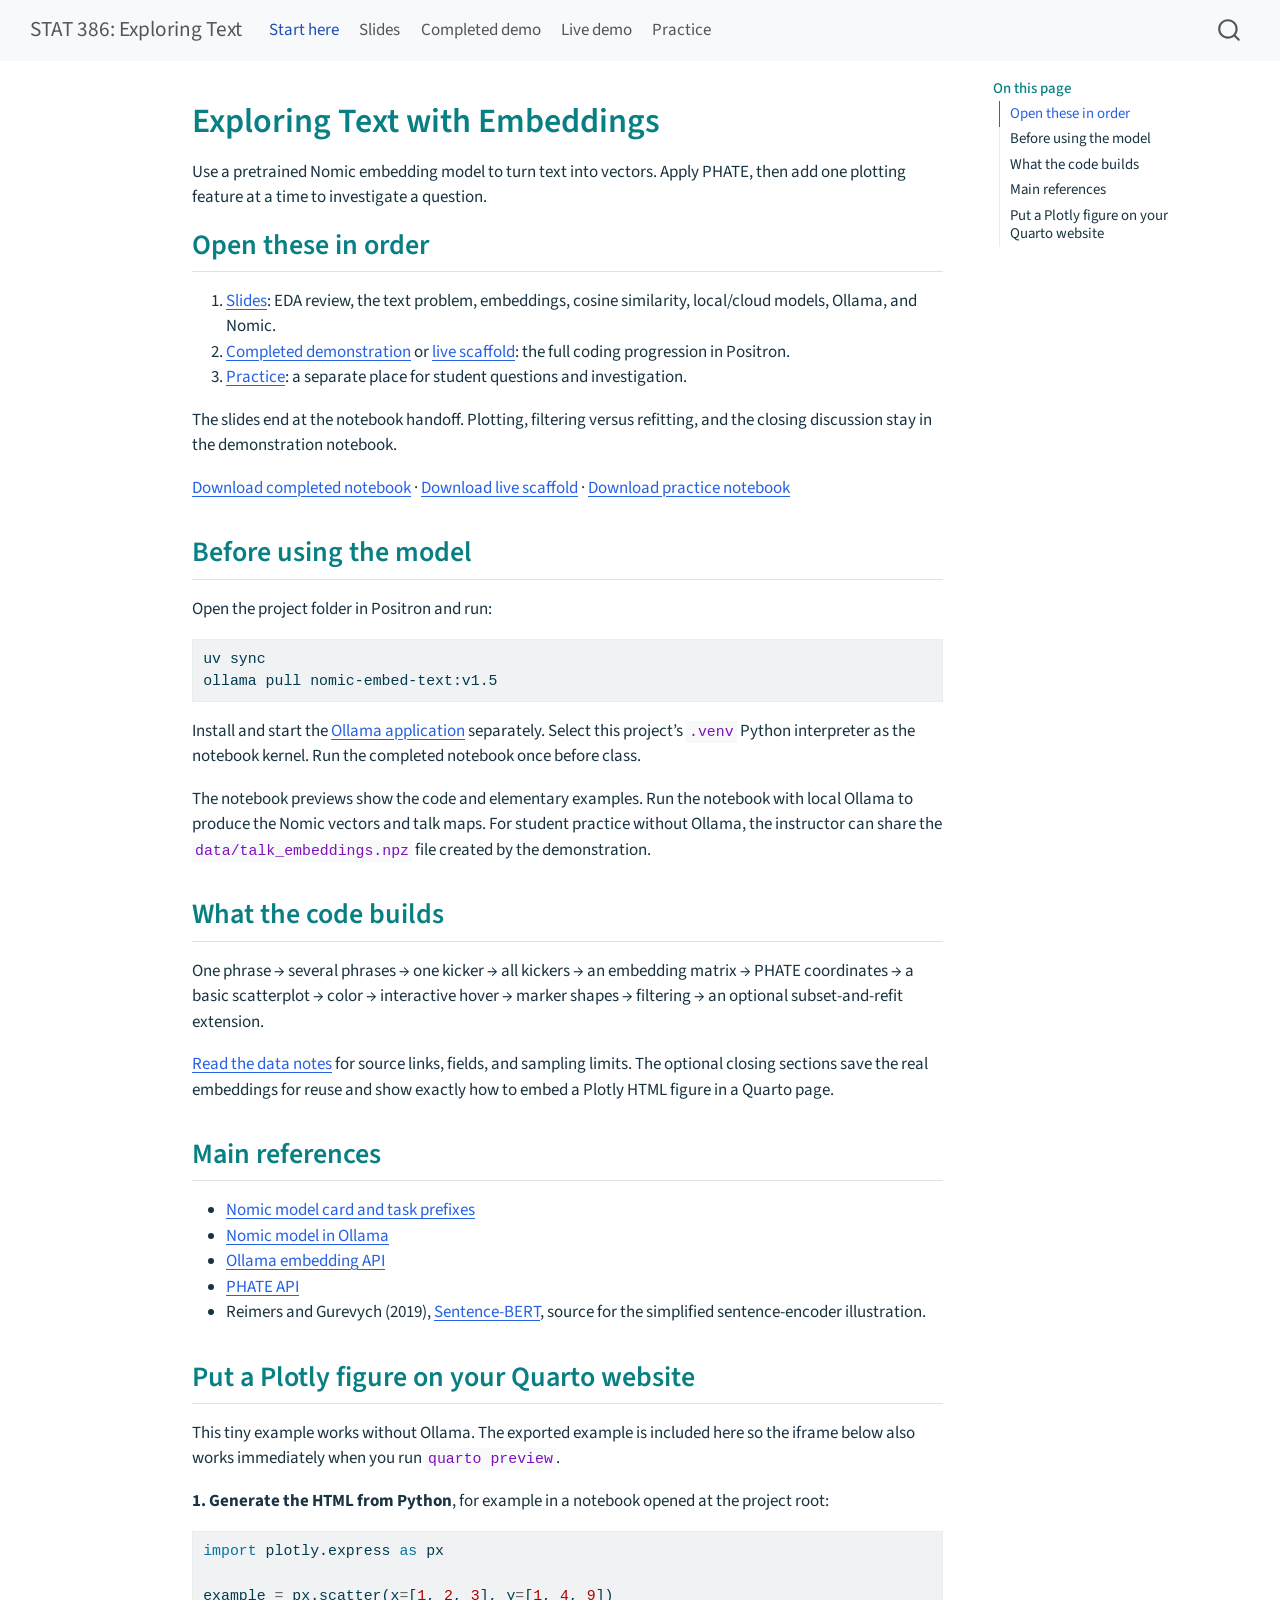
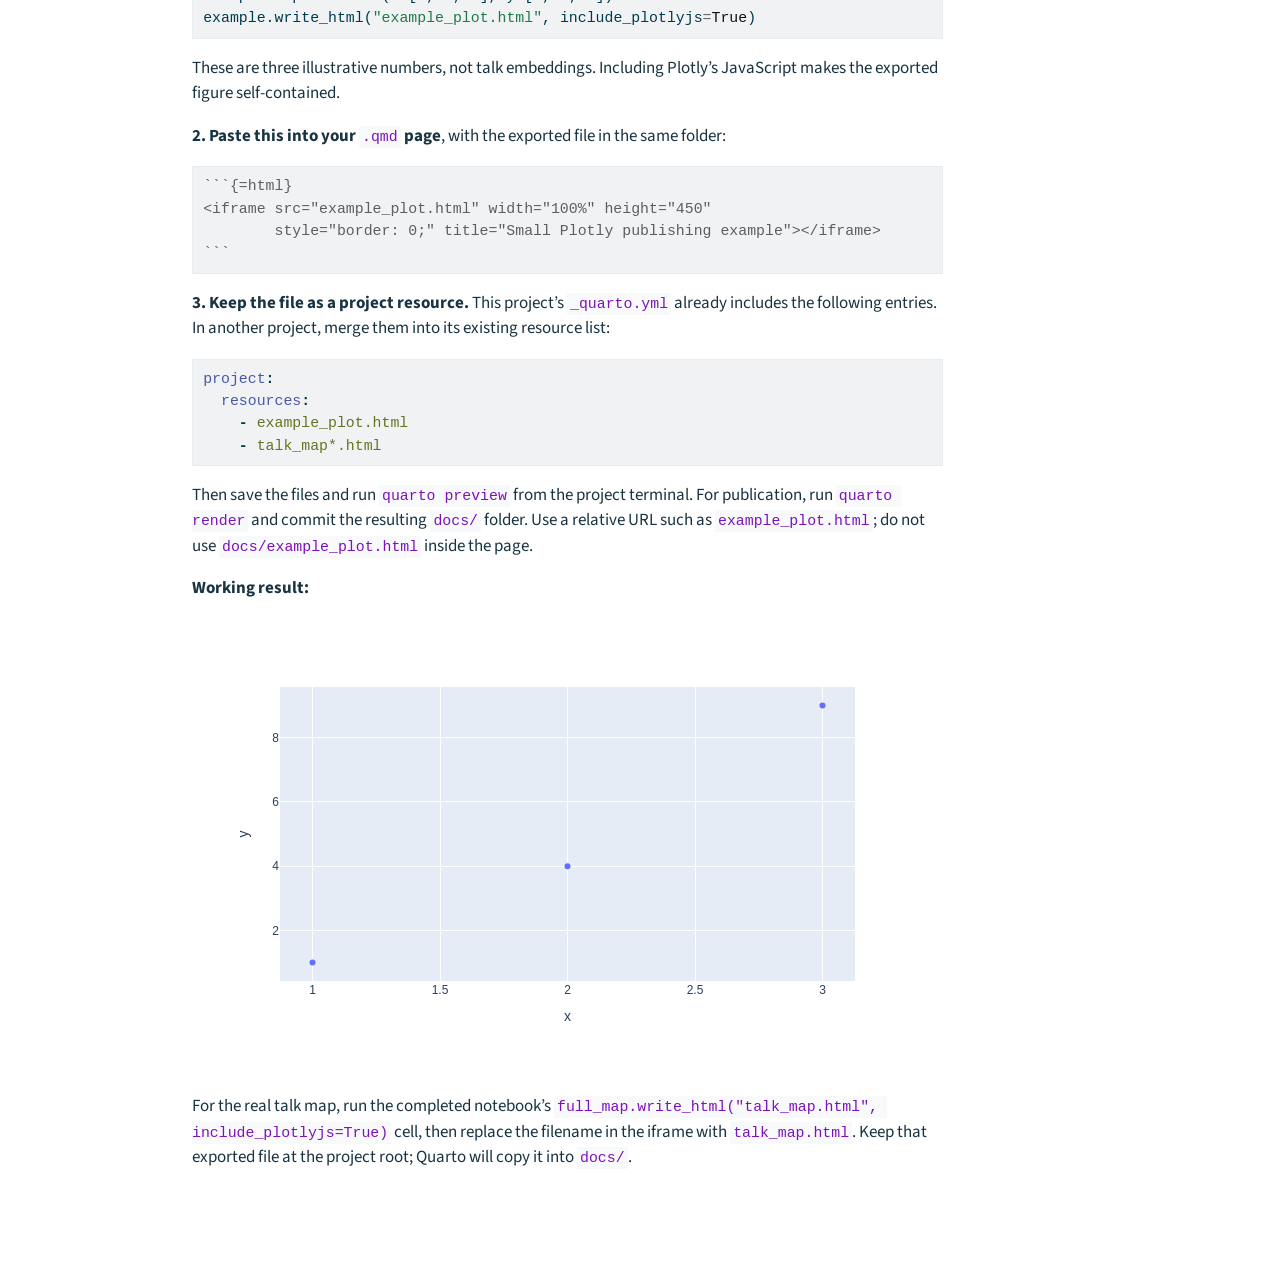
<file: docs/index.html>
<!DOCTYPE html>
<html xmlns="http://www.w3.org/1999/xhtml" lang="en" xml:lang="en"><head>

<meta charset="utf-8">
<meta name="generator" content="quarto-1.7.33">

<meta name="viewport" content="width=device-width, initial-scale=1.0, user-scalable=yes">


<title>Exploring Text with Embeddings – STAT 386: Exploring Text</title>
<style>
code{white-space: pre-wrap;}
span.smallcaps{font-variant: small-caps;}
div.columns{display: flex; gap: min(4vw, 1.5em);}
div.column{flex: auto; overflow-x: auto;}
div.hanging-indent{margin-left: 1.5em; text-indent: -1.5em;}
ul.task-list{list-style: none;}
ul.task-list li input[type="checkbox"] {
  width: 0.8em;
  margin: 0 0.8em 0.2em -1em; /* quarto-specific, see https://github.com/quarto-dev/quarto-cli/issues/4556 */ 
  vertical-align: middle;
}
/* CSS for syntax highlighting */
html { -webkit-text-size-adjust: 100%; }
pre > code.sourceCode { white-space: pre; position: relative; }
pre > code.sourceCode > span { display: inline-block; line-height: 1.25; }
pre > code.sourceCode > span:empty { height: 1.2em; }
.sourceCode { overflow: visible; }
code.sourceCode > span { color: inherit; text-decoration: inherit; }
div.sourceCode { margin: 1em 0; }
pre.sourceCode { margin: 0; }
@media screen {
div.sourceCode { overflow: auto; }
}
@media print {
pre > code.sourceCode { white-space: pre-wrap; }
pre > code.sourceCode > span { text-indent: -5em; padding-left: 5em; }
}
pre.numberSource code
  { counter-reset: source-line 0; }
pre.numberSource code > span
  { position: relative; left: -4em; counter-increment: source-line; }
pre.numberSource code > span > a:first-child::before
  { content: counter(source-line);
    position: relative; left: -1em; text-align: right; vertical-align: baseline;
    border: none; display: inline-block;
    -webkit-touch-callout: none; -webkit-user-select: none;
    -khtml-user-select: none; -moz-user-select: none;
    -ms-user-select: none; user-select: none;
    padding: 0 4px; width: 4em;
  }
pre.numberSource { margin-left: 3em;  padding-left: 4px; }
div.sourceCode
  {   }
@media screen {
pre > code.sourceCode > span > a:first-child::before { text-decoration: underline; }
}
</style>


<script src="site_libs/quarto-nav/quarto-nav.js"></script>
<script src="site_libs/quarto-nav/headroom.min.js"></script>
<script src="site_libs/clipboard/clipboard.min.js"></script>
<script src="site_libs/quarto-search/autocomplete.umd.js"></script>
<script src="site_libs/quarto-search/fuse.min.js"></script>
<script src="site_libs/quarto-search/quarto-search.js"></script>
<meta name="quarto:offset" content="./">
<script src="site_libs/quarto-html/quarto.js" type="module"></script>
<script src="site_libs/quarto-html/tabsets/tabsets.js" type="module"></script>
<script src="site_libs/quarto-html/popper.min.js"></script>
<script src="site_libs/quarto-html/tippy.umd.min.js"></script>
<script src="site_libs/quarto-html/anchor.min.js"></script>
<link href="site_libs/quarto-html/tippy.css" rel="stylesheet">
<link href="site_libs/quarto-html/quarto-syntax-highlighting-ea385d0e468b0dd5ea5bf0780b1290d9.css" rel="stylesheet" id="quarto-text-highlighting-styles">
<script src="site_libs/bootstrap/bootstrap.min.js"></script>
<link href="site_libs/bootstrap/bootstrap-icons.css" rel="stylesheet">
<link href="site_libs/bootstrap/bootstrap-dfb324f25d9b1687192fa8be62ac8f9c.min.css" rel="stylesheet" append-hash="true" id="quarto-bootstrap" data-mode="light">
<script id="quarto-search-options" type="application/json">{
  "location": "navbar",
  "copy-button": false,
  "collapse-after": 3,
  "panel-placement": "end",
  "type": "overlay",
  "limit": 50,
  "keyboard-shortcut": [
    "f",
    "/",
    "s"
  ],
  "show-item-context": false,
  "language": {
    "search-no-results-text": "No results",
    "search-matching-documents-text": "matching documents",
    "search-copy-link-title": "Copy link to search",
    "search-hide-matches-text": "Hide additional matches",
    "search-more-match-text": "more match in this document",
    "search-more-matches-text": "more matches in this document",
    "search-clear-button-title": "Clear",
    "search-text-placeholder": "",
    "search-detached-cancel-button-title": "Cancel",
    "search-submit-button-title": "Submit",
    "search-label": "Search"
  }
}</script>


<link rel="stylesheet" href="assets/lesson.css">
</head>

<body class="nav-fixed quarto-light">

<div id="quarto-search-results"></div>
  <header id="quarto-header" class="headroom fixed-top">
    <nav class="navbar navbar-expand-lg " data-bs-theme="dark">
      <div class="navbar-container container-fluid">
      <div class="navbar-brand-container mx-auto">
    <a class="navbar-brand" href="./index.html">
    <span class="navbar-title">STAT 386: Exploring Text</span>
    </a>
  </div>
            <div id="quarto-search" class="" title="Search"></div>
          <button class="navbar-toggler" type="button" data-bs-toggle="collapse" data-bs-target="#navbarCollapse" aria-controls="navbarCollapse" role="menu" aria-expanded="false" aria-label="Toggle navigation" onclick="if (window.quartoToggleHeadroom) { window.quartoToggleHeadroom(); }">
  <span class="navbar-toggler-icon"></span>
</button>
          <div class="collapse navbar-collapse" id="navbarCollapse">
            <ul class="navbar-nav navbar-nav-scroll me-auto">
  <li class="nav-item">
    <a class="nav-link active" href="./index.html" aria-current="page"> 
<span class="menu-text">Start here</span></a>
  </li>  
  <li class="nav-item">
    <a class="nav-link" href="./slides.html"> 
<span class="menu-text">Slides</span></a>
  </li>  
  <li class="nav-item">
    <a class="nav-link" href="./demo_complete.html"> 
<span class="menu-text">Completed demo</span></a>
  </li>  
  <li class="nav-item">
    <a class="nav-link" href="./demo_live.html"> 
<span class="menu-text">Live demo</span></a>
  </li>  
  <li class="nav-item">
    <a class="nav-link" href="./practice.html"> 
<span class="menu-text">Practice</span></a>
  </li>  
</ul>
          </div> <!-- /navcollapse -->
            <div class="quarto-navbar-tools">
</div>
      </div> <!-- /container-fluid -->
    </nav>
</header>
<!-- content -->
<div id="quarto-content" class="quarto-container page-columns page-rows-contents page-layout-article page-navbar">
<!-- sidebar -->
<!-- margin-sidebar -->
    <div id="quarto-margin-sidebar" class="sidebar margin-sidebar">
        <nav id="TOC" role="doc-toc" class="toc-active">
    <h2 id="toc-title">On this page</h2>
   
  <ul>
  <li><a href="#open-these-in-order" id="toc-open-these-in-order" class="nav-link active" data-scroll-target="#open-these-in-order">Open these in order</a></li>
  <li><a href="#before-using-the-model" id="toc-before-using-the-model" class="nav-link" data-scroll-target="#before-using-the-model">Before using the model</a></li>
  <li><a href="#what-the-code-builds" id="toc-what-the-code-builds" class="nav-link" data-scroll-target="#what-the-code-builds">What the code builds</a></li>
  <li><a href="#main-references" id="toc-main-references" class="nav-link" data-scroll-target="#main-references">Main references</a></li>
  <li><a href="#put-a-plotly-figure-on-your-quarto-website" id="toc-put-a-plotly-figure-on-your-quarto-website" class="nav-link" data-scroll-target="#put-a-plotly-figure-on-your-quarto-website">Put a Plotly figure on your Quarto website</a></li>
  </ul>
</nav>
    </div>
<!-- main -->
<main class="content" id="quarto-document-content">

<header id="title-block-header" class="quarto-title-block default">
<div class="quarto-title">
<h1 class="title">Exploring Text with Embeddings</h1>
</div>



<div class="quarto-title-meta">

    
  
    
  </div>
  


</header>


<p>Use a pretrained Nomic embedding model to turn text into vectors. Apply PHATE, then add one plotting feature at a time to investigate a question.</p>
<section id="open-these-in-order" class="level2">
<h2 class="anchored" data-anchor-id="open-these-in-order">Open these in order</h2>
<ol type="1">
<li><a href="./slides.html">Slides</a>: EDA review, the text problem, embeddings, cosine similarity, local/cloud models, Ollama, and Nomic.</li>
<li><a href="demo_complete.html">Completed demonstration</a> or <a href="demo_live.html">live scaffold</a>: the full coding progression in Positron.</li>
<li><a href="practice.html">Practice</a>: a separate place for student questions and investigation.</li>
</ol>
<p>The slides end at the notebook handoff. Plotting, filtering versus refitting, and the closing discussion stay in the demonstration notebook.</p>
<p>
<a href="./demo_complete.html" download="">Download completed notebook</a> · <a href="./demo_live.html" download="">Download live scaffold</a> · <a href="./practice.html" download="">Download practice notebook</a>
</p>
</section>
<section id="before-using-the-model" class="level2">
<h2 class="anchored" data-anchor-id="before-using-the-model">Before using the model</h2>
<p>Open the project folder in Positron and run:</p>
<div class="sourceCode" id="cb1"><pre class="sourceCode bash code-with-copy"><code class="sourceCode bash"><span id="cb1-1"><a href="#cb1-1" aria-hidden="true" tabindex="-1"></a><span class="ex">uv</span> sync</span>
<span id="cb1-2"><a href="#cb1-2" aria-hidden="true" tabindex="-1"></a><span class="ex">ollama</span> pull nomic-embed-text:v1.5</span></code><button title="Copy to Clipboard" class="code-copy-button"><i class="bi"></i></button></pre></div>
<p>Install and start the <a href="https://ollama.com/download">Ollama application</a> separately. Select this project’s <code>.venv</code> Python interpreter as the notebook kernel. Run the completed notebook once before class.</p>
<p>The notebook previews show the code and elementary examples. Run the notebook with local Ollama to produce the Nomic vectors and talk maps. For student practice without Ollama, the instructor can share the <code>data/talk_embeddings.npz</code> file created by the demonstration.</p>
</section>
<section id="what-the-code-builds" class="level2">
<h2 class="anchored" data-anchor-id="what-the-code-builds">What the code builds</h2>
<p>One phrase → several phrases → one kicker → all kickers → an embedding matrix → PHATE coordinates → a basic scatterplot → color → interactive hover → marker shapes → filtering → an optional subset-and-refit extension.</p>
<p><a href="data/README.md">Read the data notes</a> for source links, fields, and sampling limits. The optional closing sections save the real embeddings for reuse and show exactly how to embed a Plotly HTML figure in a Quarto page.</p>
</section>
<section id="main-references" class="level2">
<h2 class="anchored" data-anchor-id="main-references">Main references</h2>
<ul>
<li><a href="https://huggingface.co/nomic-ai/nomic-embed-text-v1.5">Nomic model card and task prefixes</a></li>
<li><a href="https://ollama.com/library/nomic-embed-text:v1.5">Nomic model in Ollama</a></li>
<li><a href="https://docs.ollama.com/api/embed">Ollama embedding API</a></li>
<li><a href="https://phate.readthedocs.io/en/stable/api.html">PHATE API</a></li>
<li>Reimers and Gurevych (2019), <a href="https://arxiv.org/abs/1908.10084">Sentence-BERT</a>, source for the simplified sentence-encoder illustration.</li>
</ul>
</section>
<section id="put-a-plotly-figure-on-your-quarto-website" class="level2">
<h2 class="anchored" data-anchor-id="put-a-plotly-figure-on-your-quarto-website">Put a Plotly figure on your Quarto website</h2>
<p>This tiny example works without Ollama. The exported example is included here so the iframe below also works immediately when you run <code>quarto preview</code>.</p>
<p><strong>1. Generate the HTML from Python</strong>, for example in a notebook opened at the project root:</p>
<div class="sourceCode" id="cb2"><pre class="sourceCode python code-with-copy"><code class="sourceCode python"><span id="cb2-1"><a href="#cb2-1" aria-hidden="true" tabindex="-1"></a><span class="im">import</span> plotly.express <span class="im">as</span> px</span>
<span id="cb2-2"><a href="#cb2-2" aria-hidden="true" tabindex="-1"></a></span>
<span id="cb2-3"><a href="#cb2-3" aria-hidden="true" tabindex="-1"></a>example <span class="op">=</span> px.scatter(x<span class="op">=</span>[<span class="dv">1</span>, <span class="dv">2</span>, <span class="dv">3</span>], y<span class="op">=</span>[<span class="dv">1</span>, <span class="dv">4</span>, <span class="dv">9</span>])</span>
<span id="cb2-4"><a href="#cb2-4" aria-hidden="true" tabindex="-1"></a>example.write_html(<span class="st">"example_plot.html"</span>, include_plotlyjs<span class="op">=</span><span class="va">True</span>)</span></code><button title="Copy to Clipboard" class="code-copy-button"><i class="bi"></i></button></pre></div>
<p>These are three illustrative numbers, not talk embeddings. Including Plotly’s JavaScript makes the exported figure self-contained.</p>
<p><strong>2. Paste this into your <code>.qmd</code> page</strong>, with the exported file in the same folder:</p>
<div class="sourceCode" id="cb3"><pre class="sourceCode markdown code-with-copy"><code class="sourceCode markdown"><span id="cb3-1"><a href="#cb3-1" aria-hidden="true" tabindex="-1"></a><span class="in">```{=html}</span></span>
<span id="cb3-2"><a href="#cb3-2" aria-hidden="true" tabindex="-1"></a><span class="in">&lt;iframe src="example_plot.html" width="100%" height="450"</span></span>
<span id="cb3-3"><a href="#cb3-3" aria-hidden="true" tabindex="-1"></a><span class="in">        style="border: 0;" title="Small Plotly publishing example"&gt;&lt;/iframe&gt;</span></span>
<span id="cb3-4"><a href="#cb3-4" aria-hidden="true" tabindex="-1"></a><span class="in">```</span></span></code><button title="Copy to Clipboard" class="code-copy-button"><i class="bi"></i></button></pre></div>
<p><strong>3. Keep the file as a project resource.</strong> This project’s <code>_quarto.yml</code> already includes the following entries. In another project, merge them into its existing resource list:</p>
<div class="sourceCode" id="cb4"><pre class="sourceCode yaml code-with-copy"><code class="sourceCode yaml"><span id="cb4-1"><a href="#cb4-1" aria-hidden="true" tabindex="-1"></a><span class="fu">project</span><span class="kw">:</span></span>
<span id="cb4-2"><a href="#cb4-2" aria-hidden="true" tabindex="-1"></a><span class="at">  </span><span class="fu">resources</span><span class="kw">:</span></span>
<span id="cb4-3"><a href="#cb4-3" aria-hidden="true" tabindex="-1"></a><span class="at">    </span><span class="kw">-</span><span class="at"> example_plot.html</span></span>
<span id="cb4-4"><a href="#cb4-4" aria-hidden="true" tabindex="-1"></a><span class="at">    </span><span class="kw">-</span><span class="at"> talk_map*.html</span></span></code><button title="Copy to Clipboard" class="code-copy-button"><i class="bi"></i></button></pre></div>
<p>Then save the files and run <code>quarto preview</code> from the project terminal. For publication, run <code>quarto render</code> and commit the resulting <code>docs/</code> folder. Use a relative URL such as <code>example_plot.html</code>; do not use <code>docs/example_plot.html</code> inside the page.</p>
<p><strong>Working result:</strong></p>
<iframe src="example_plot.html" width="100%" height="450" style="border: 0;" title="Small Plotly publishing example"></iframe>
<p>For the real talk map, run the completed notebook’s <code>full_map.write_html("talk_map.html", include_plotlyjs=True)</code> cell, then replace the filename in the iframe with <code>talk_map.html</code>. Keep that exported file at the project root; Quarto will copy it into <code>docs/</code>.</p>


</section>

</main> <!-- /main -->
<script id="quarto-html-after-body" type="application/javascript">
  window.document.addEventListener("DOMContentLoaded", function (event) {
    const icon = "";
    const anchorJS = new window.AnchorJS();
    anchorJS.options = {
      placement: 'right',
      icon: icon
    };
    anchorJS.add('.anchored');
    const isCodeAnnotation = (el) => {
      for (const clz of el.classList) {
        if (clz.startsWith('code-annotation-')) {                     
          return true;
        }
      }
      return false;
    }
    const onCopySuccess = function(e) {
      // button target
      const button = e.trigger;
      // don't keep focus
      button.blur();
      // flash "checked"
      button.classList.add('code-copy-button-checked');
      var currentTitle = button.getAttribute("title");
      button.setAttribute("title", "Copied!");
      let tooltip;
      if (window.bootstrap) {
        button.setAttribute("data-bs-toggle", "tooltip");
        button.setAttribute("data-bs-placement", "left");
        button.setAttribute("data-bs-title", "Copied!");
        tooltip = new bootstrap.Tooltip(button, 
          { trigger: "manual", 
            customClass: "code-copy-button-tooltip",
            offset: [0, -8]});
        tooltip.show();    
      }
      setTimeout(function() {
        if (tooltip) {
          tooltip.hide();
          button.removeAttribute("data-bs-title");
          button.removeAttribute("data-bs-toggle");
          button.removeAttribute("data-bs-placement");
        }
        button.setAttribute("title", currentTitle);
        button.classList.remove('code-copy-button-checked');
      }, 1000);
      // clear code selection
      e.clearSelection();
    }
    const getTextToCopy = function(trigger) {
        const codeEl = trigger.previousElementSibling.cloneNode(true);
        for (const childEl of codeEl.children) {
          if (isCodeAnnotation(childEl)) {
            childEl.remove();
          }
        }
        return codeEl.innerText;
    }
    const clipboard = new window.ClipboardJS('.code-copy-button:not([data-in-quarto-modal])', {
      text: getTextToCopy
    });
    clipboard.on('success', onCopySuccess);
    if (window.document.getElementById('quarto-embedded-source-code-modal')) {
      const clipboardModal = new window.ClipboardJS('.code-copy-button[data-in-quarto-modal]', {
        text: getTextToCopy,
        container: window.document.getElementById('quarto-embedded-source-code-modal')
      });
      clipboardModal.on('success', onCopySuccess);
    }
      var localhostRegex = new RegExp(/^(?:http|https):\/\/localhost\:?[0-9]*\//);
      var mailtoRegex = new RegExp(/^mailto:/);
        var filterRegex = new RegExp('/' + window.location.host + '/');
      var isInternal = (href) => {
          return filterRegex.test(href) || localhostRegex.test(href) || mailtoRegex.test(href);
      }
      // Inspect non-navigation links and adorn them if external
     var links = window.document.querySelectorAll('a[href]:not(.nav-link):not(.navbar-brand):not(.toc-action):not(.sidebar-link):not(.sidebar-item-toggle):not(.pagination-link):not(.no-external):not([aria-hidden]):not(.dropdown-item):not(.quarto-navigation-tool):not(.about-link)');
      for (var i=0; i<links.length; i++) {
        const link = links[i];
        if (!isInternal(link.href)) {
          // undo the damage that might have been done by quarto-nav.js in the case of
          // links that we want to consider external
          if (link.dataset.originalHref !== undefined) {
            link.href = link.dataset.originalHref;
          }
        }
      }
    function tippyHover(el, contentFn, onTriggerFn, onUntriggerFn) {
      const config = {
        allowHTML: true,
        maxWidth: 500,
        delay: 100,
        arrow: false,
        appendTo: function(el) {
            return el.parentElement;
        },
        interactive: true,
        interactiveBorder: 10,
        theme: 'quarto',
        placement: 'bottom-start',
      };
      if (contentFn) {
        config.content = contentFn;
      }
      if (onTriggerFn) {
        config.onTrigger = onTriggerFn;
      }
      if (onUntriggerFn) {
        config.onUntrigger = onUntriggerFn;
      }
      window.tippy(el, config); 
    }
    const noterefs = window.document.querySelectorAll('a[role="doc-noteref"]');
    for (var i=0; i<noterefs.length; i++) {
      const ref = noterefs[i];
      tippyHover(ref, function() {
        // use id or data attribute instead here
        let href = ref.getAttribute('data-footnote-href') || ref.getAttribute('href');
        try { href = new URL(href).hash; } catch {}
        const id = href.replace(/^#\/?/, "");
        const note = window.document.getElementById(id);
        if (note) {
          return note.innerHTML;
        } else {
          return "";
        }
      });
    }
    const xrefs = window.document.querySelectorAll('a.quarto-xref');
    const processXRef = (id, note) => {
      // Strip column container classes
      const stripColumnClz = (el) => {
        el.classList.remove("page-full", "page-columns");
        if (el.children) {
          for (const child of el.children) {
            stripColumnClz(child);
          }
        }
      }
      stripColumnClz(note)
      if (id === null || id.startsWith('sec-')) {
        // Special case sections, only their first couple elements
        const container = document.createElement("div");
        if (note.children && note.children.length > 2) {
          container.appendChild(note.children[0].cloneNode(true));
          for (let i = 1; i < note.children.length; i++) {
            const child = note.children[i];
            if (child.tagName === "P" && child.innerText === "") {
              continue;
            } else {
              container.appendChild(child.cloneNode(true));
              break;
            }
          }
          if (window.Quarto?.typesetMath) {
            window.Quarto.typesetMath(container);
          }
          return container.innerHTML
        } else {
          if (window.Quarto?.typesetMath) {
            window.Quarto.typesetMath(note);
          }
          return note.innerHTML;
        }
      } else {
        // Remove any anchor links if they are present
        const anchorLink = note.querySelector('a.anchorjs-link');
        if (anchorLink) {
          anchorLink.remove();
        }
        if (window.Quarto?.typesetMath) {
          window.Quarto.typesetMath(note);
        }
        if (note.classList.contains("callout")) {
          return note.outerHTML;
        } else {
          return note.innerHTML;
        }
      }
    }
    for (var i=0; i<xrefs.length; i++) {
      const xref = xrefs[i];
      tippyHover(xref, undefined, function(instance) {
        instance.disable();
        let url = xref.getAttribute('href');
        let hash = undefined; 
        if (url.startsWith('#')) {
          hash = url;
        } else {
          try { hash = new URL(url).hash; } catch {}
        }
        if (hash) {
          const id = hash.replace(/^#\/?/, "");
          const note = window.document.getElementById(id);
          if (note !== null) {
            try {
              const html = processXRef(id, note.cloneNode(true));
              instance.setContent(html);
            } finally {
              instance.enable();
              instance.show();
            }
          } else {
            // See if we can fetch this
            fetch(url.split('#')[0])
            .then(res => res.text())
            .then(html => {
              const parser = new DOMParser();
              const htmlDoc = parser.parseFromString(html, "text/html");
              const note = htmlDoc.getElementById(id);
              if (note !== null) {
                const html = processXRef(id, note);
                instance.setContent(html);
              } 
            }).finally(() => {
              instance.enable();
              instance.show();
            });
          }
        } else {
          // See if we can fetch a full url (with no hash to target)
          // This is a special case and we should probably do some content thinning / targeting
          fetch(url)
          .then(res => res.text())
          .then(html => {
            const parser = new DOMParser();
            const htmlDoc = parser.parseFromString(html, "text/html");
            const note = htmlDoc.querySelector('main.content');
            if (note !== null) {
              // This should only happen for chapter cross references
              // (since there is no id in the URL)
              // remove the first header
              if (note.children.length > 0 && note.children[0].tagName === "HEADER") {
                note.children[0].remove();
              }
              const html = processXRef(null, note);
              instance.setContent(html);
            } 
          }).finally(() => {
            instance.enable();
            instance.show();
          });
        }
      }, function(instance) {
      });
    }
        let selectedAnnoteEl;
        const selectorForAnnotation = ( cell, annotation) => {
          let cellAttr = 'data-code-cell="' + cell + '"';
          let lineAttr = 'data-code-annotation="' +  annotation + '"';
          const selector = 'span[' + cellAttr + '][' + lineAttr + ']';
          return selector;
        }
        const selectCodeLines = (annoteEl) => {
          const doc = window.document;
          const targetCell = annoteEl.getAttribute("data-target-cell");
          const targetAnnotation = annoteEl.getAttribute("data-target-annotation");
          const annoteSpan = window.document.querySelector(selectorForAnnotation(targetCell, targetAnnotation));
          const lines = annoteSpan.getAttribute("data-code-lines").split(",");
          const lineIds = lines.map((line) => {
            return targetCell + "-" + line;
          })
          let top = null;
          let height = null;
          let parent = null;
          if (lineIds.length > 0) {
              //compute the position of the single el (top and bottom and make a div)
              const el = window.document.getElementById(lineIds[0]);
              top = el.offsetTop;
              height = el.offsetHeight;
              parent = el.parentElement.parentElement;
            if (lineIds.length > 1) {
              const lastEl = window.document.getElementById(lineIds[lineIds.length - 1]);
              const bottom = lastEl.offsetTop + lastEl.offsetHeight;
              height = bottom - top;
            }
            if (top !== null && height !== null && parent !== null) {
              // cook up a div (if necessary) and position it 
              let div = window.document.getElementById("code-annotation-line-highlight");
              if (div === null) {
                div = window.document.createElement("div");
                div.setAttribute("id", "code-annotation-line-highlight");
                div.style.position = 'absolute';
                parent.appendChild(div);
              }
              div.style.top = top - 2 + "px";
              div.style.height = height + 4 + "px";
              div.style.left = 0;
              let gutterDiv = window.document.getElementById("code-annotation-line-highlight-gutter");
              if (gutterDiv === null) {
                gutterDiv = window.document.createElement("div");
                gutterDiv.setAttribute("id", "code-annotation-line-highlight-gutter");
                gutterDiv.style.position = 'absolute';
                const codeCell = window.document.getElementById(targetCell);
                const gutter = codeCell.querySelector('.code-annotation-gutter');
                gutter.appendChild(gutterDiv);
              }
              gutterDiv.style.top = top - 2 + "px";
              gutterDiv.style.height = height + 4 + "px";
            }
            selectedAnnoteEl = annoteEl;
          }
        };
        const unselectCodeLines = () => {
          const elementsIds = ["code-annotation-line-highlight", "code-annotation-line-highlight-gutter"];
          elementsIds.forEach((elId) => {
            const div = window.document.getElementById(elId);
            if (div) {
              div.remove();
            }
          });
          selectedAnnoteEl = undefined;
        };
          // Handle positioning of the toggle
      window.addEventListener(
        "resize",
        throttle(() => {
          elRect = undefined;
          if (selectedAnnoteEl) {
            selectCodeLines(selectedAnnoteEl);
          }
        }, 10)
      );
      function throttle(fn, ms) {
      let throttle = false;
      let timer;
        return (...args) => {
          if(!throttle) { // first call gets through
              fn.apply(this, args);
              throttle = true;
          } else { // all the others get throttled
              if(timer) clearTimeout(timer); // cancel #2
              timer = setTimeout(() => {
                fn.apply(this, args);
                timer = throttle = false;
              }, ms);
          }
        };
      }
        // Attach click handler to the DT
        const annoteDls = window.document.querySelectorAll('dt[data-target-cell]');
        for (const annoteDlNode of annoteDls) {
          annoteDlNode.addEventListener('click', (event) => {
            const clickedEl = event.target;
            if (clickedEl !== selectedAnnoteEl) {
              unselectCodeLines();
              const activeEl = window.document.querySelector('dt[data-target-cell].code-annotation-active');
              if (activeEl) {
                activeEl.classList.remove('code-annotation-active');
              }
              selectCodeLines(clickedEl);
              clickedEl.classList.add('code-annotation-active');
            } else {
              // Unselect the line
              unselectCodeLines();
              clickedEl.classList.remove('code-annotation-active');
            }
          });
        }
    const findCites = (el) => {
      const parentEl = el.parentElement;
      if (parentEl) {
        const cites = parentEl.dataset.cites;
        if (cites) {
          return {
            el,
            cites: cites.split(' ')
          };
        } else {
          return findCites(el.parentElement)
        }
      } else {
        return undefined;
      }
    };
    var bibliorefs = window.document.querySelectorAll('a[role="doc-biblioref"]');
    for (var i=0; i<bibliorefs.length; i++) {
      const ref = bibliorefs[i];
      const citeInfo = findCites(ref);
      if (citeInfo) {
        tippyHover(citeInfo.el, function() {
          var popup = window.document.createElement('div');
          citeInfo.cites.forEach(function(cite) {
            var citeDiv = window.document.createElement('div');
            citeDiv.classList.add('hanging-indent');
            citeDiv.classList.add('csl-entry');
            var biblioDiv = window.document.getElementById('ref-' + cite);
            if (biblioDiv) {
              citeDiv.innerHTML = biblioDiv.innerHTML;
            }
            popup.appendChild(citeDiv);
          });
          return popup.innerHTML;
        });
      }
    }
  });
  </script>
</div> <!-- /content -->




</body></html>
</file>
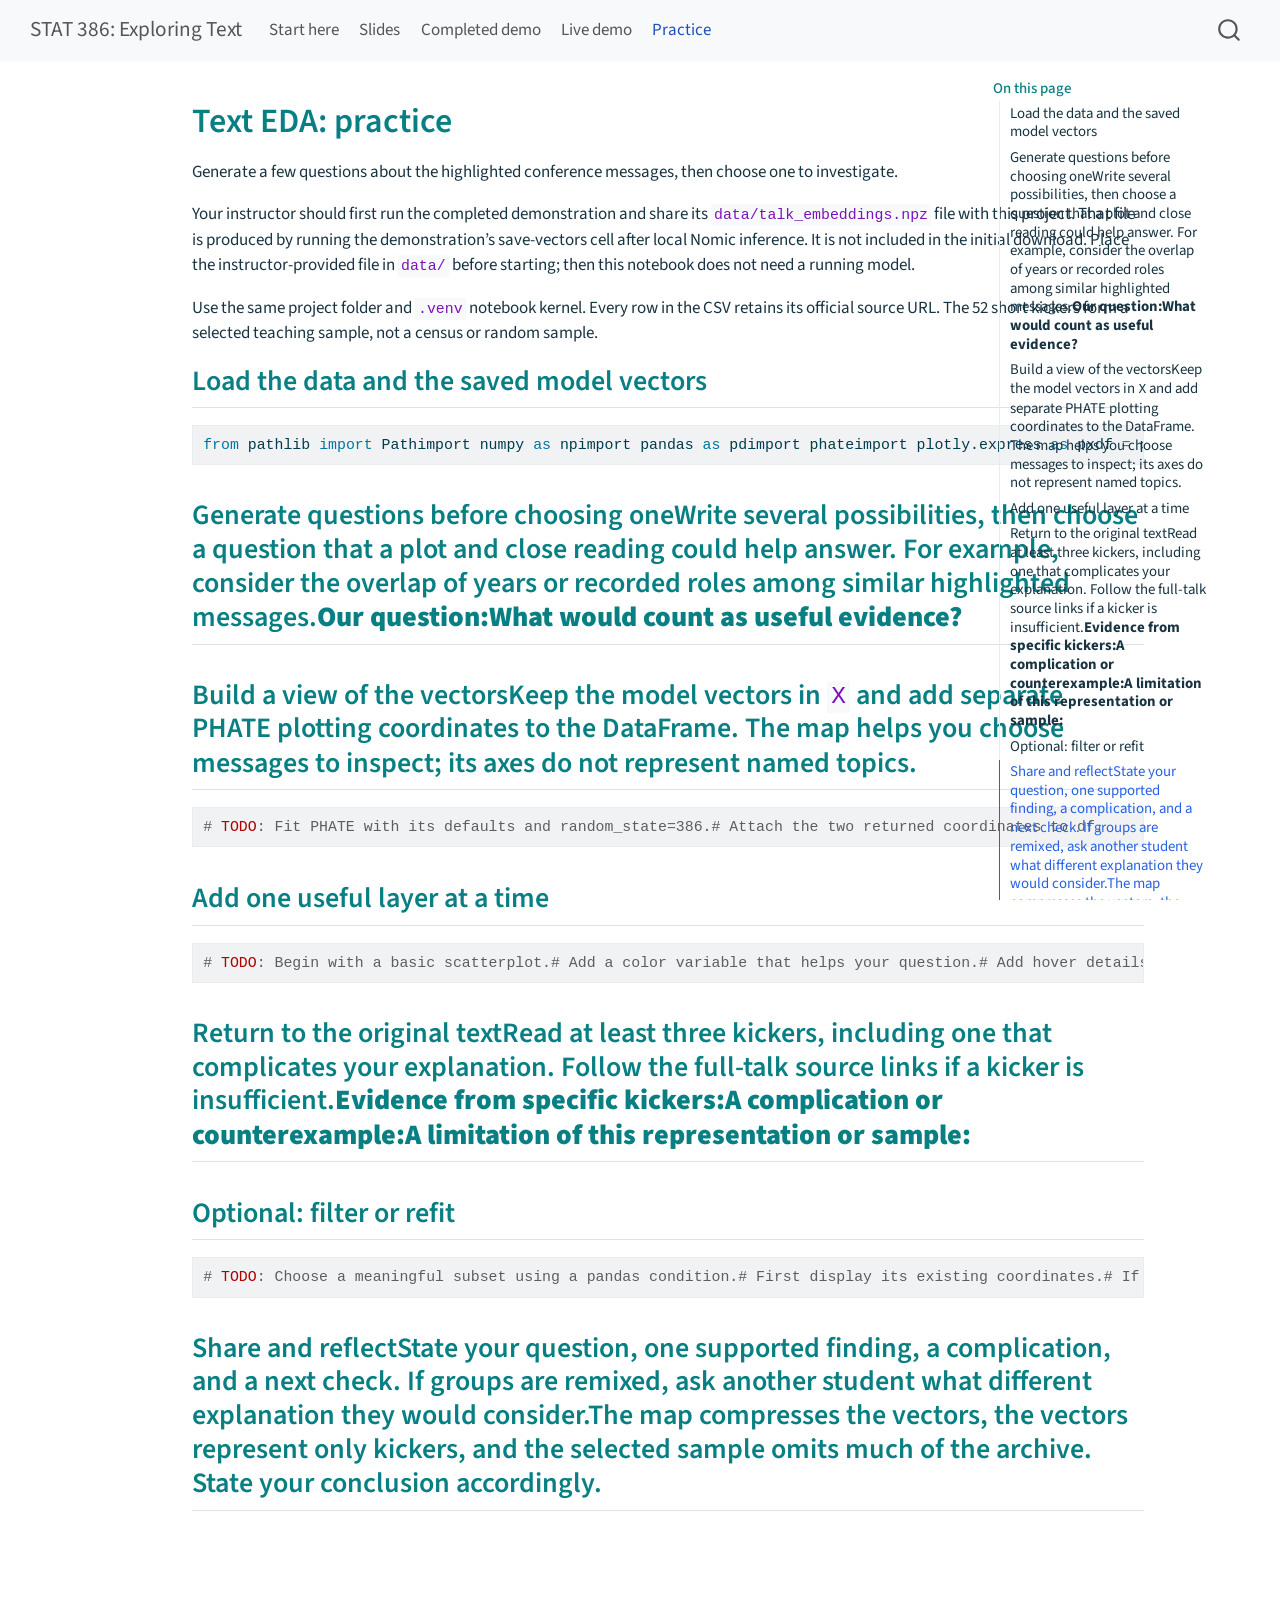
<file: docs/practice.html>
<!DOCTYPE html>
<html xmlns="http://www.w3.org/1999/xhtml" lang="en" xml:lang="en"><head>

<meta charset="utf-8">
<meta name="generator" content="quarto-1.7.33">

<meta name="viewport" content="width=device-width, initial-scale=1.0, user-scalable=yes">


<title>Text EDA: practice – STAT 386: Exploring Text</title>
<style>
code{white-space: pre-wrap;}
span.smallcaps{font-variant: small-caps;}
div.columns{display: flex; gap: min(4vw, 1.5em);}
div.column{flex: auto; overflow-x: auto;}
div.hanging-indent{margin-left: 1.5em; text-indent: -1.5em;}
ul.task-list{list-style: none;}
ul.task-list li input[type="checkbox"] {
  width: 0.8em;
  margin: 0 0.8em 0.2em -1em; /* quarto-specific, see https://github.com/quarto-dev/quarto-cli/issues/4556 */ 
  vertical-align: middle;
}
/* CSS for syntax highlighting */
html { -webkit-text-size-adjust: 100%; }
pre > code.sourceCode { white-space: pre; position: relative; }
pre > code.sourceCode > span { display: inline-block; line-height: 1.25; }
pre > code.sourceCode > span:empty { height: 1.2em; }
.sourceCode { overflow: visible; }
code.sourceCode > span { color: inherit; text-decoration: inherit; }
div.sourceCode { margin: 1em 0; }
pre.sourceCode { margin: 0; }
@media screen {
div.sourceCode { overflow: auto; }
}
@media print {
pre > code.sourceCode { white-space: pre-wrap; }
pre > code.sourceCode > span { text-indent: -5em; padding-left: 5em; }
}
pre.numberSource code
  { counter-reset: source-line 0; }
pre.numberSource code > span
  { position: relative; left: -4em; counter-increment: source-line; }
pre.numberSource code > span > a:first-child::before
  { content: counter(source-line);
    position: relative; left: -1em; text-align: right; vertical-align: baseline;
    border: none; display: inline-block;
    -webkit-touch-callout: none; -webkit-user-select: none;
    -khtml-user-select: none; -moz-user-select: none;
    -ms-user-select: none; user-select: none;
    padding: 0 4px; width: 4em;
  }
pre.numberSource { margin-left: 3em;  padding-left: 4px; }
div.sourceCode
  {   }
@media screen {
pre > code.sourceCode > span > a:first-child::before { text-decoration: underline; }
}
</style>


<script src="site_libs/quarto-nav/quarto-nav.js"></script>
<script src="site_libs/quarto-nav/headroom.min.js"></script>
<script src="site_libs/clipboard/clipboard.min.js"></script>
<script src="site_libs/quarto-search/autocomplete.umd.js"></script>
<script src="site_libs/quarto-search/fuse.min.js"></script>
<script src="site_libs/quarto-search/quarto-search.js"></script>
<meta name="quarto:offset" content="./">
<script src="site_libs/quarto-html/quarto.js" type="module"></script>
<script src="site_libs/quarto-html/tabsets/tabsets.js" type="module"></script>
<script src="site_libs/quarto-html/popper.min.js"></script>
<script src="site_libs/quarto-html/tippy.umd.min.js"></script>
<script src="site_libs/quarto-html/anchor.min.js"></script>
<link href="site_libs/quarto-html/tippy.css" rel="stylesheet">
<link href="site_libs/quarto-html/quarto-syntax-highlighting-ea385d0e468b0dd5ea5bf0780b1290d9.css" rel="stylesheet" id="quarto-text-highlighting-styles">
<script src="site_libs/bootstrap/bootstrap.min.js"></script>
<link href="site_libs/bootstrap/bootstrap-icons.css" rel="stylesheet">
<link href="site_libs/bootstrap/bootstrap-dfb324f25d9b1687192fa8be62ac8f9c.min.css" rel="stylesheet" append-hash="true" id="quarto-bootstrap" data-mode="light">
<script id="quarto-search-options" type="application/json">{
  "location": "navbar",
  "copy-button": false,
  "collapse-after": 3,
  "panel-placement": "end",
  "type": "overlay",
  "limit": 50,
  "keyboard-shortcut": [
    "f",
    "/",
    "s"
  ],
  "show-item-context": false,
  "language": {
    "search-no-results-text": "No results",
    "search-matching-documents-text": "matching documents",
    "search-copy-link-title": "Copy link to search",
    "search-hide-matches-text": "Hide additional matches",
    "search-more-match-text": "more match in this document",
    "search-more-matches-text": "more matches in this document",
    "search-clear-button-title": "Clear",
    "search-text-placeholder": "",
    "search-detached-cancel-button-title": "Cancel",
    "search-submit-button-title": "Submit",
    "search-label": "Search"
  }
}</script>


<link rel="stylesheet" href="assets/lesson.css">
</head>

<body class="nav-fixed quarto-light">

<div id="quarto-search-results"></div>
  <header id="quarto-header" class="headroom fixed-top">
    <nav class="navbar navbar-expand-lg " data-bs-theme="dark">
      <div class="navbar-container container-fluid">
      <div class="navbar-brand-container mx-auto">
    <a class="navbar-brand" href="./index.html">
    <span class="navbar-title">STAT 386: Exploring Text</span>
    </a>
  </div>
            <div id="quarto-search" class="" title="Search"></div>
          <button class="navbar-toggler" type="button" data-bs-toggle="collapse" data-bs-target="#navbarCollapse" aria-controls="navbarCollapse" role="menu" aria-expanded="false" aria-label="Toggle navigation" onclick="if (window.quartoToggleHeadroom) { window.quartoToggleHeadroom(); }">
  <span class="navbar-toggler-icon"></span>
</button>
          <div class="collapse navbar-collapse" id="navbarCollapse">
            <ul class="navbar-nav navbar-nav-scroll me-auto">
  <li class="nav-item">
    <a class="nav-link" href="./index.html"> 
<span class="menu-text">Start here</span></a>
  </li>  
  <li class="nav-item">
    <a class="nav-link" href="./slides.html"> 
<span class="menu-text">Slides</span></a>
  </li>  
  <li class="nav-item">
    <a class="nav-link" href="./demo_complete.html"> 
<span class="menu-text">Completed demo</span></a>
  </li>  
  <li class="nav-item">
    <a class="nav-link" href="./demo_live.html"> 
<span class="menu-text">Live demo</span></a>
  </li>  
  <li class="nav-item">
    <a class="nav-link active" href="./practice.html" aria-current="page"> 
<span class="menu-text">Practice</span></a>
  </li>  
</ul>
          </div> <!-- /navcollapse -->
            <div class="quarto-navbar-tools">
</div>
      </div> <!-- /container-fluid -->
    </nav>
</header>
<!-- content -->
<div id="quarto-content" class="quarto-container page-columns page-rows-contents page-layout-article page-navbar">
<!-- sidebar -->
<!-- margin-sidebar -->
    <div id="quarto-margin-sidebar" class="sidebar margin-sidebar">
        <nav id="TOC" role="doc-toc" class="toc-active">
    <h2 id="toc-title">On this page</h2>
   
  <ul>
  <li><a href="#load-the-data-and-the-saved-model-vectors" id="toc-load-the-data-and-the-saved-model-vectors" class="nav-link active" data-scroll-target="#load-the-data-and-the-saved-model-vectors">Load the data and the saved model vectors</a></li>
  <li><a href="#generate-questions-before-choosing-onewrite-several-possibilities-then-choose-a-question-that-a-plot-and-close-reading-could-help-answer.-for-example-consider-the-overlap-of-years-or-recorded-roles-among-similar-highlighted-messages.our-questionwhat-would-count-as-useful-evidence" id="toc-generate-questions-before-choosing-onewrite-several-possibilities-then-choose-a-question-that-a-plot-and-close-reading-could-help-answer.-for-example-consider-the-overlap-of-years-or-recorded-roles-among-similar-highlighted-messages.our-questionwhat-would-count-as-useful-evidence" class="nav-link" data-scroll-target="#generate-questions-before-choosing-onewrite-several-possibilities-then-choose-a-question-that-a-plot-and-close-reading-could-help-answer.-for-example-consider-the-overlap-of-years-or-recorded-roles-among-similar-highlighted-messages.our-questionwhat-would-count-as-useful-evidence">Generate questions before choosing oneWrite several possibilities, then choose a question that a plot and close reading could help answer. For example, consider the overlap of years or recorded roles among similar highlighted messages.<strong>Our question:What would count as useful evidence?</strong></a></li>
  <li><a href="#build-a-view-of-the-vectorskeep-the-model-vectors-in-x-and-add-separate-phate-plotting-coordinates-to-the-dataframe.-the-map-helps-you-choose-messages-to-inspect-its-axes-do-not-represent-named-topics." id="toc-build-a-view-of-the-vectorskeep-the-model-vectors-in-x-and-add-separate-phate-plotting-coordinates-to-the-dataframe.-the-map-helps-you-choose-messages-to-inspect-its-axes-do-not-represent-named-topics." class="nav-link" data-scroll-target="#build-a-view-of-the-vectorskeep-the-model-vectors-in-x-and-add-separate-phate-plotting-coordinates-to-the-dataframe.-the-map-helps-you-choose-messages-to-inspect-its-axes-do-not-represent-named-topics.">Build a view of the vectorsKeep the model vectors in <code>X</code> and add separate PHATE plotting coordinates to the DataFrame. The map helps you choose messages to inspect; its axes do not represent named topics.</a></li>
  <li><a href="#add-one-useful-layer-at-a-time" id="toc-add-one-useful-layer-at-a-time" class="nav-link" data-scroll-target="#add-one-useful-layer-at-a-time">Add one useful layer at a time</a></li>
  <li><a href="#return-to-the-original-textread-at-least-three-kickers-including-one-that-complicates-your-explanation.-follow-the-full-talk-source-links-if-a-kicker-is-insufficient.evidence-from-specific-kickersa-complication-or-counterexamplea-limitation-of-this-representation-or-sample" id="toc-return-to-the-original-textread-at-least-three-kickers-including-one-that-complicates-your-explanation.-follow-the-full-talk-source-links-if-a-kicker-is-insufficient.evidence-from-specific-kickersa-complication-or-counterexamplea-limitation-of-this-representation-or-sample" class="nav-link" data-scroll-target="#return-to-the-original-textread-at-least-three-kickers-including-one-that-complicates-your-explanation.-follow-the-full-talk-source-links-if-a-kicker-is-insufficient.evidence-from-specific-kickersa-complication-or-counterexamplea-limitation-of-this-representation-or-sample">Return to the original textRead at least three kickers, including one that complicates your explanation. Follow the full-talk source links if a kicker is insufficient.<strong>Evidence from specific kickers:A complication or counterexample:A limitation of this representation or sample:</strong></a></li>
  <li><a href="#optional-filter-or-refit" id="toc-optional-filter-or-refit" class="nav-link" data-scroll-target="#optional-filter-or-refit">Optional: filter or refit</a></li>
  <li><a href="#share-and-reflectstate-your-question-one-supported-finding-a-complication-and-a-next-check.-if-groups-are-remixed-ask-another-student-what-different-explanation-they-would-consider.the-map-compresses-the-vectors-the-vectors-represent-only-kickers-and-the-selected-sample-omits-much-of-the-archive.-state-your-conclusion-accordingly." id="toc-share-and-reflectstate-your-question-one-supported-finding-a-complication-and-a-next-check.-if-groups-are-remixed-ask-another-student-what-different-explanation-they-would-consider.the-map-compresses-the-vectors-the-vectors-represent-only-kickers-and-the-selected-sample-omits-much-of-the-archive.-state-your-conclusion-accordingly." class="nav-link" data-scroll-target="#share-and-reflectstate-your-question-one-supported-finding-a-complication-and-a-next-check.-if-groups-are-remixed-ask-another-student-what-different-explanation-they-would-consider.the-map-compresses-the-vectors-the-vectors-represent-only-kickers-and-the-selected-sample-omits-much-of-the-archive.-state-your-conclusion-accordingly.">Share and reflectState your question, one supported finding, a complication, and a next check. If groups are remixed, ask another student what different explanation they would consider.The map compresses the vectors, the vectors represent only kickers, and the selected sample omits much of the archive. State your conclusion accordingly.</a></li>
  </ul>
</nav>
    </div>
<!-- main -->
<main class="content" id="quarto-document-content">

<header id="title-block-header" class="quarto-title-block default">
<div class="quarto-title">
<h1 class="title">Text EDA: practice</h1>
</div>



<div class="quarto-title-meta">

    
  
    
  </div>
  


</header>


<p>Generate a few questions about the highlighted conference messages, then choose one to investigate.</p>
<p>Your instructor should first run the completed demonstration and share its <code>data/talk_embeddings.npz</code> file with this project. That file is produced by running the demonstration’s save-vectors cell after local Nomic inference. It is not included in the initial download. Place the instructor-provided file in <code>data/</code> before starting; then this notebook does not need a running model.</p>
<p>Use the same project folder and <code>.venv</code> notebook kernel. Every row in the CSV retains its official source URL. The 52 short kickers form a selected teaching sample, not a census or random sample.</p>
<section id="load-the-data-and-the-saved-model-vectors" class="level2">
<h2 class="anchored" data-anchor-id="load-the-data-and-the-saved-model-vectors">Load the data and the saved model vectors</h2>
<div id="cell-002" class="cell">
<div class="sourceCode cell-code" id="cb1"><pre class="sourceCode python code-with-copy"><code class="sourceCode python"><span id="cb1-1"><a href="#cb1-1" aria-hidden="true" tabindex="-1"></a><span class="im">from</span> pathlib <span class="im">import</span> Pathimport numpy <span class="im">as</span> npimport pandas <span class="im">as</span> pdimport phateimport plotly.express <span class="im">as</span> pxdf <span class="op">=</span> pd.read_csv(<span class="st">"data/talks.csv"</span>)<span class="cf">assert</span> Path(<span class="st">"data/talk_embeddings.npz"</span>).exists(), <span class="st">"Add the instructor-provided talk_embeddings.npz file to data/ first."</span>saved <span class="op">=</span> np.load(<span class="st">"data/talk_embeddings.npz"</span>, allow_pickle<span class="op">=</span><span class="va">False</span>)<span class="cf">assert</span> saved[<span class="st">"model"</span>].item() <span class="op">==</span> <span class="st">"nomic-embed-text:v1.5"</span>assert saved[<span class="st">"prefix"</span>].item() <span class="op">==</span> <span class="st">"clustering: "</span>assert np.array_equal(saved[<span class="st">"talk_id"</span>], df[<span class="st">"talk_id"</span>].to_numpy(dtype<span class="op">=</span><span class="bu">str</span>))<span class="cf">assert</span> np.array_equal(saved[<span class="st">"kicker"</span>], df[<span class="st">"kicker"</span>].to_numpy(dtype<span class="op">=</span><span class="bu">str</span>))X <span class="op">=</span> saved[<span class="st">"embeddings"</span>]<span class="bu">print</span>(<span class="st">"Talks by embedding features:"</span>, X.shape)df[[<span class="st">"title"</span>, <span class="st">"speaker"</span>, <span class="st">"year"</span>, <span class="st">"kicker"</span>]].head()</span></code><button title="Copy to Clipboard" class="code-copy-button"><i class="bi"></i></button></pre></div>
</div>
</section>
<section id="generate-questions-before-choosing-onewrite-several-possibilities-then-choose-a-question-that-a-plot-and-close-reading-could-help-answer.-for-example-consider-the-overlap-of-years-or-recorded-roles-among-similar-highlighted-messages.our-questionwhat-would-count-as-useful-evidence" class="level2">
<h2 class="anchored" data-anchor-id="generate-questions-before-choosing-onewrite-several-possibilities-then-choose-a-question-that-a-plot-and-close-reading-could-help-answer.-for-example-consider-the-overlap-of-years-or-recorded-roles-among-similar-highlighted-messages.our-questionwhat-would-count-as-useful-evidence">Generate questions before choosing oneWrite several possibilities, then choose a question that a plot and close reading could help answer. For example, consider the overlap of years or recorded roles among similar highlighted messages.<strong>Our question:What would count as useful evidence?</strong></h2>
</section>
<section id="build-a-view-of-the-vectorskeep-the-model-vectors-in-x-and-add-separate-phate-plotting-coordinates-to-the-dataframe.-the-map-helps-you-choose-messages-to-inspect-its-axes-do-not-represent-named-topics." class="level2">
<h2 class="anchored" data-anchor-id="build-a-view-of-the-vectorskeep-the-model-vectors-in-x-and-add-separate-phate-plotting-coordinates-to-the-dataframe.-the-map-helps-you-choose-messages-to-inspect-its-axes-do-not-represent-named-topics.">Build a view of the vectorsKeep the model vectors in <code>X</code> and add separate PHATE plotting coordinates to the DataFrame. The map helps you choose messages to inspect; its axes do not represent named topics.</h2>
<div id="cell-005" class="cell">
<div class="sourceCode cell-code" id="cb2"><pre class="sourceCode python code-with-copy"><code class="sourceCode python"><span id="cb2-1"><a href="#cb2-1" aria-hidden="true" tabindex="-1"></a><span class="co"># </span><span class="al">TODO</span><span class="co">: Fit PHATE with its defaults and random_state=386.# Attach the two returned coordinates to df.</span></span></code><button title="Copy to Clipboard" class="code-copy-button"><i class="bi"></i></button></pre></div>
</div>
</section>
<section id="add-one-useful-layer-at-a-time" class="level2">
<h2 class="anchored" data-anchor-id="add-one-useful-layer-at-a-time">Add one useful layer at a time</h2>
<div id="cell-007" class="cell">
<div class="sourceCode cell-code" id="cb3"><pre class="sourceCode python code-with-copy"><code class="sourceCode python"><span id="cb3-1"><a href="#cb3-1" aria-hidden="true" tabindex="-1"></a><span class="co"># </span><span class="al">TODO</span><span class="co">: Begin with a basic scatterplot.# Add a color variable that helps your question.# Add hover details so you can read the kickers.# Use marker shapes only if they add something useful.</span></span></code><button title="Copy to Clipboard" class="code-copy-button"><i class="bi"></i></button></pre></div>
</div>
</section>
<section id="return-to-the-original-textread-at-least-three-kickers-including-one-that-complicates-your-explanation.-follow-the-full-talk-source-links-if-a-kicker-is-insufficient.evidence-from-specific-kickersa-complication-or-counterexamplea-limitation-of-this-representation-or-sample" class="level2">
<h2 class="anchored" data-anchor-id="return-to-the-original-textread-at-least-three-kickers-including-one-that-complicates-your-explanation.-follow-the-full-talk-source-links-if-a-kicker-is-insufficient.evidence-from-specific-kickersa-complication-or-counterexamplea-limitation-of-this-representation-or-sample">Return to the original textRead at least three kickers, including one that complicates your explanation. Follow the full-talk source links if a kicker is insufficient.<strong>Evidence from specific kickers:A complication or counterexample:A limitation of this representation or sample:</strong></h2>
</section>
<section id="optional-filter-or-refit" class="level2">
<h2 class="anchored" data-anchor-id="optional-filter-or-refit">Optional: filter or refit</h2>
<div id="cell-010" class="cell">
<div class="sourceCode cell-code" id="cb4"><pre class="sourceCode python code-with-copy"><code class="sourceCode python"><span id="cb4-1"><a href="#cb4-1" aria-hidden="true" tabindex="-1"></a><span class="co"># </span><span class="al">TODO</span><span class="co">: Choose a meaningful subset using a pandas condition.# First display its existing coordinates.# If enough records remain, fit a new PHATE view of its original vectors.# Compare relationships, not absolute coordinates across the two maps.</span></span></code><button title="Copy to Clipboard" class="code-copy-button"><i class="bi"></i></button></pre></div>
</div>
</section>
<section id="share-and-reflectstate-your-question-one-supported-finding-a-complication-and-a-next-check.-if-groups-are-remixed-ask-another-student-what-different-explanation-they-would-consider.the-map-compresses-the-vectors-the-vectors-represent-only-kickers-and-the-selected-sample-omits-much-of-the-archive.-state-your-conclusion-accordingly." class="level2">
<h2 class="anchored" data-anchor-id="share-and-reflectstate-your-question-one-supported-finding-a-complication-and-a-next-check.-if-groups-are-remixed-ask-another-student-what-different-explanation-they-would-consider.the-map-compresses-the-vectors-the-vectors-represent-only-kickers-and-the-selected-sample-omits-much-of-the-archive.-state-your-conclusion-accordingly.">Share and reflectState your question, one supported finding, a complication, and a next check. If groups are remixed, ask another student what different explanation they would consider.The map compresses the vectors, the vectors represent only kickers, and the selected sample omits much of the archive. State your conclusion accordingly.</h2>


</section>

</main> <!-- /main -->
<script id="quarto-html-after-body" type="application/javascript">
  window.document.addEventListener("DOMContentLoaded", function (event) {
    const icon = "";
    const anchorJS = new window.AnchorJS();
    anchorJS.options = {
      placement: 'right',
      icon: icon
    };
    anchorJS.add('.anchored');
    const isCodeAnnotation = (el) => {
      for (const clz of el.classList) {
        if (clz.startsWith('code-annotation-')) {                     
          return true;
        }
      }
      return false;
    }
    const onCopySuccess = function(e) {
      // button target
      const button = e.trigger;
      // don't keep focus
      button.blur();
      // flash "checked"
      button.classList.add('code-copy-button-checked');
      var currentTitle = button.getAttribute("title");
      button.setAttribute("title", "Copied!");
      let tooltip;
      if (window.bootstrap) {
        button.setAttribute("data-bs-toggle", "tooltip");
        button.setAttribute("data-bs-placement", "left");
        button.setAttribute("data-bs-title", "Copied!");
        tooltip = new bootstrap.Tooltip(button, 
          { trigger: "manual", 
            customClass: "code-copy-button-tooltip",
            offset: [0, -8]});
        tooltip.show();    
      }
      setTimeout(function() {
        if (tooltip) {
          tooltip.hide();
          button.removeAttribute("data-bs-title");
          button.removeAttribute("data-bs-toggle");
          button.removeAttribute("data-bs-placement");
        }
        button.setAttribute("title", currentTitle);
        button.classList.remove('code-copy-button-checked');
      }, 1000);
      // clear code selection
      e.clearSelection();
    }
    const getTextToCopy = function(trigger) {
        const codeEl = trigger.previousElementSibling.cloneNode(true);
        for (const childEl of codeEl.children) {
          if (isCodeAnnotation(childEl)) {
            childEl.remove();
          }
        }
        return codeEl.innerText;
    }
    const clipboard = new window.ClipboardJS('.code-copy-button:not([data-in-quarto-modal])', {
      text: getTextToCopy
    });
    clipboard.on('success', onCopySuccess);
    if (window.document.getElementById('quarto-embedded-source-code-modal')) {
      const clipboardModal = new window.ClipboardJS('.code-copy-button[data-in-quarto-modal]', {
        text: getTextToCopy,
        container: window.document.getElementById('quarto-embedded-source-code-modal')
      });
      clipboardModal.on('success', onCopySuccess);
    }
      var localhostRegex = new RegExp(/^(?:http|https):\/\/localhost\:?[0-9]*\//);
      var mailtoRegex = new RegExp(/^mailto:/);
        var filterRegex = new RegExp('/' + window.location.host + '/');
      var isInternal = (href) => {
          return filterRegex.test(href) || localhostRegex.test(href) || mailtoRegex.test(href);
      }
      // Inspect non-navigation links and adorn them if external
     var links = window.document.querySelectorAll('a[href]:not(.nav-link):not(.navbar-brand):not(.toc-action):not(.sidebar-link):not(.sidebar-item-toggle):not(.pagination-link):not(.no-external):not([aria-hidden]):not(.dropdown-item):not(.quarto-navigation-tool):not(.about-link)');
      for (var i=0; i<links.length; i++) {
        const link = links[i];
        if (!isInternal(link.href)) {
          // undo the damage that might have been done by quarto-nav.js in the case of
          // links that we want to consider external
          if (link.dataset.originalHref !== undefined) {
            link.href = link.dataset.originalHref;
          }
        }
      }
    function tippyHover(el, contentFn, onTriggerFn, onUntriggerFn) {
      const config = {
        allowHTML: true,
        maxWidth: 500,
        delay: 100,
        arrow: false,
        appendTo: function(el) {
            return el.parentElement;
        },
        interactive: true,
        interactiveBorder: 10,
        theme: 'quarto',
        placement: 'bottom-start',
      };
      if (contentFn) {
        config.content = contentFn;
      }
      if (onTriggerFn) {
        config.onTrigger = onTriggerFn;
      }
      if (onUntriggerFn) {
        config.onUntrigger = onUntriggerFn;
      }
      window.tippy(el, config); 
    }
    const noterefs = window.document.querySelectorAll('a[role="doc-noteref"]');
    for (var i=0; i<noterefs.length; i++) {
      const ref = noterefs[i];
      tippyHover(ref, function() {
        // use id or data attribute instead here
        let href = ref.getAttribute('data-footnote-href') || ref.getAttribute('href');
        try { href = new URL(href).hash; } catch {}
        const id = href.replace(/^#\/?/, "");
        const note = window.document.getElementById(id);
        if (note) {
          return note.innerHTML;
        } else {
          return "";
        }
      });
    }
    const xrefs = window.document.querySelectorAll('a.quarto-xref');
    const processXRef = (id, note) => {
      // Strip column container classes
      const stripColumnClz = (el) => {
        el.classList.remove("page-full", "page-columns");
        if (el.children) {
          for (const child of el.children) {
            stripColumnClz(child);
          }
        }
      }
      stripColumnClz(note)
      if (id === null || id.startsWith('sec-')) {
        // Special case sections, only their first couple elements
        const container = document.createElement("div");
        if (note.children && note.children.length > 2) {
          container.appendChild(note.children[0].cloneNode(true));
          for (let i = 1; i < note.children.length; i++) {
            const child = note.children[i];
            if (child.tagName === "P" && child.innerText === "") {
              continue;
            } else {
              container.appendChild(child.cloneNode(true));
              break;
            }
          }
          if (window.Quarto?.typesetMath) {
            window.Quarto.typesetMath(container);
          }
          return container.innerHTML
        } else {
          if (window.Quarto?.typesetMath) {
            window.Quarto.typesetMath(note);
          }
          return note.innerHTML;
        }
      } else {
        // Remove any anchor links if they are present
        const anchorLink = note.querySelector('a.anchorjs-link');
        if (anchorLink) {
          anchorLink.remove();
        }
        if (window.Quarto?.typesetMath) {
          window.Quarto.typesetMath(note);
        }
        if (note.classList.contains("callout")) {
          return note.outerHTML;
        } else {
          return note.innerHTML;
        }
      }
    }
    for (var i=0; i<xrefs.length; i++) {
      const xref = xrefs[i];
      tippyHover(xref, undefined, function(instance) {
        instance.disable();
        let url = xref.getAttribute('href');
        let hash = undefined; 
        if (url.startsWith('#')) {
          hash = url;
        } else {
          try { hash = new URL(url).hash; } catch {}
        }
        if (hash) {
          const id = hash.replace(/^#\/?/, "");
          const note = window.document.getElementById(id);
          if (note !== null) {
            try {
              const html = processXRef(id, note.cloneNode(true));
              instance.setContent(html);
            } finally {
              instance.enable();
              instance.show();
            }
          } else {
            // See if we can fetch this
            fetch(url.split('#')[0])
            .then(res => res.text())
            .then(html => {
              const parser = new DOMParser();
              const htmlDoc = parser.parseFromString(html, "text/html");
              const note = htmlDoc.getElementById(id);
              if (note !== null) {
                const html = processXRef(id, note);
                instance.setContent(html);
              } 
            }).finally(() => {
              instance.enable();
              instance.show();
            });
          }
        } else {
          // See if we can fetch a full url (with no hash to target)
          // This is a special case and we should probably do some content thinning / targeting
          fetch(url)
          .then(res => res.text())
          .then(html => {
            const parser = new DOMParser();
            const htmlDoc = parser.parseFromString(html, "text/html");
            const note = htmlDoc.querySelector('main.content');
            if (note !== null) {
              // This should only happen for chapter cross references
              // (since there is no id in the URL)
              // remove the first header
              if (note.children.length > 0 && note.children[0].tagName === "HEADER") {
                note.children[0].remove();
              }
              const html = processXRef(null, note);
              instance.setContent(html);
            } 
          }).finally(() => {
            instance.enable();
            instance.show();
          });
        }
      }, function(instance) {
      });
    }
        let selectedAnnoteEl;
        const selectorForAnnotation = ( cell, annotation) => {
          let cellAttr = 'data-code-cell="' + cell + '"';
          let lineAttr = 'data-code-annotation="' +  annotation + '"';
          const selector = 'span[' + cellAttr + '][' + lineAttr + ']';
          return selector;
        }
        const selectCodeLines = (annoteEl) => {
          const doc = window.document;
          const targetCell = annoteEl.getAttribute("data-target-cell");
          const targetAnnotation = annoteEl.getAttribute("data-target-annotation");
          const annoteSpan = window.document.querySelector(selectorForAnnotation(targetCell, targetAnnotation));
          const lines = annoteSpan.getAttribute("data-code-lines").split(",");
          const lineIds = lines.map((line) => {
            return targetCell + "-" + line;
          })
          let top = null;
          let height = null;
          let parent = null;
          if (lineIds.length > 0) {
              //compute the position of the single el (top and bottom and make a div)
              const el = window.document.getElementById(lineIds[0]);
              top = el.offsetTop;
              height = el.offsetHeight;
              parent = el.parentElement.parentElement;
            if (lineIds.length > 1) {
              const lastEl = window.document.getElementById(lineIds[lineIds.length - 1]);
              const bottom = lastEl.offsetTop + lastEl.offsetHeight;
              height = bottom - top;
            }
            if (top !== null && height !== null && parent !== null) {
              // cook up a div (if necessary) and position it 
              let div = window.document.getElementById("code-annotation-line-highlight");
              if (div === null) {
                div = window.document.createElement("div");
                div.setAttribute("id", "code-annotation-line-highlight");
                div.style.position = 'absolute';
                parent.appendChild(div);
              }
              div.style.top = top - 2 + "px";
              div.style.height = height + 4 + "px";
              div.style.left = 0;
              let gutterDiv = window.document.getElementById("code-annotation-line-highlight-gutter");
              if (gutterDiv === null) {
                gutterDiv = window.document.createElement("div");
                gutterDiv.setAttribute("id", "code-annotation-line-highlight-gutter");
                gutterDiv.style.position = 'absolute';
                const codeCell = window.document.getElementById(targetCell);
                const gutter = codeCell.querySelector('.code-annotation-gutter');
                gutter.appendChild(gutterDiv);
              }
              gutterDiv.style.top = top - 2 + "px";
              gutterDiv.style.height = height + 4 + "px";
            }
            selectedAnnoteEl = annoteEl;
          }
        };
        const unselectCodeLines = () => {
          const elementsIds = ["code-annotation-line-highlight", "code-annotation-line-highlight-gutter"];
          elementsIds.forEach((elId) => {
            const div = window.document.getElementById(elId);
            if (div) {
              div.remove();
            }
          });
          selectedAnnoteEl = undefined;
        };
          // Handle positioning of the toggle
      window.addEventListener(
        "resize",
        throttle(() => {
          elRect = undefined;
          if (selectedAnnoteEl) {
            selectCodeLines(selectedAnnoteEl);
          }
        }, 10)
      );
      function throttle(fn, ms) {
      let throttle = false;
      let timer;
        return (...args) => {
          if(!throttle) { // first call gets through
              fn.apply(this, args);
              throttle = true;
          } else { // all the others get throttled
              if(timer) clearTimeout(timer); // cancel #2
              timer = setTimeout(() => {
                fn.apply(this, args);
                timer = throttle = false;
              }, ms);
          }
        };
      }
        // Attach click handler to the DT
        const annoteDls = window.document.querySelectorAll('dt[data-target-cell]');
        for (const annoteDlNode of annoteDls) {
          annoteDlNode.addEventListener('click', (event) => {
            const clickedEl = event.target;
            if (clickedEl !== selectedAnnoteEl) {
              unselectCodeLines();
              const activeEl = window.document.querySelector('dt[data-target-cell].code-annotation-active');
              if (activeEl) {
                activeEl.classList.remove('code-annotation-active');
              }
              selectCodeLines(clickedEl);
              clickedEl.classList.add('code-annotation-active');
            } else {
              // Unselect the line
              unselectCodeLines();
              clickedEl.classList.remove('code-annotation-active');
            }
          });
        }
    const findCites = (el) => {
      const parentEl = el.parentElement;
      if (parentEl) {
        const cites = parentEl.dataset.cites;
        if (cites) {
          return {
            el,
            cites: cites.split(' ')
          };
        } else {
          return findCites(el.parentElement)
        }
      } else {
        return undefined;
      }
    };
    var bibliorefs = window.document.querySelectorAll('a[role="doc-biblioref"]');
    for (var i=0; i<bibliorefs.length; i++) {
      const ref = bibliorefs[i];
      const citeInfo = findCites(ref);
      if (citeInfo) {
        tippyHover(citeInfo.el, function() {
          var popup = window.document.createElement('div');
          citeInfo.cites.forEach(function(cite) {
            var citeDiv = window.document.createElement('div');
            citeDiv.classList.add('hanging-indent');
            citeDiv.classList.add('csl-entry');
            var biblioDiv = window.document.getElementById('ref-' + cite);
            if (biblioDiv) {
              citeDiv.innerHTML = biblioDiv.innerHTML;
            }
            popup.appendChild(citeDiv);
          });
          return popup.innerHTML;
        });
      }
    }
  });
  </script>
</div> <!-- /content -->




</body></html>
</file>
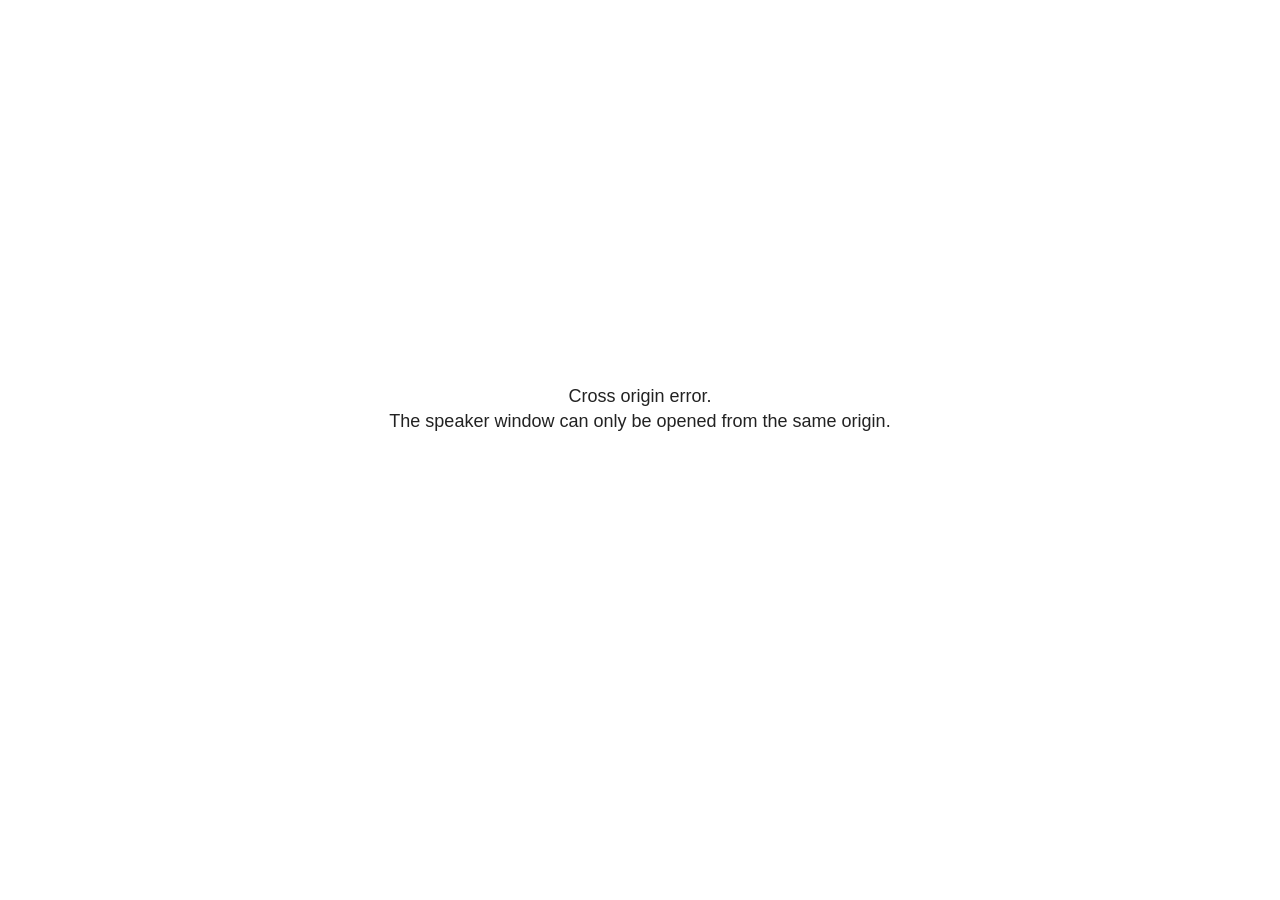
<file: docs/site_libs/revealjs/plugin/notes/speaker-view.html>
<!--
	NOTE: You need to build the notes plugin after making changes to this file.
-->
<html lang="en">
	<head>
		<meta charset="utf-8">

		<title>reveal.js - Speaker View</title>

		<style>
			body {
				font-family: Helvetica;
				font-size: 18px;
			}

			#current-slide,
			#upcoming-slide,
			#speaker-controls {
				padding: 6px;
				box-sizing: border-box;
				-moz-box-sizing: border-box;
			}

			#current-slide iframe,
			#upcoming-slide iframe {
				width: 100%;
				height: 100%;
				border: 1px solid #ddd;
			}

			#current-slide .label,
			#upcoming-slide .label {
				position: absolute;
				top: 10px;
				left: 10px;
				z-index: 2;
			}

			#connection-status {
				position: absolute;
				top: 0;
				left: 0;
				width: 100%;
				height: 100%;
				z-index: 20;
				padding: 30% 20% 20% 20%;
				font-size: 18px;
				color: #222;
				background: #fff;
				text-align: center;
				box-sizing: border-box;
				line-height: 1.4;
			}

			.overlay-element {
				height: 34px;
				line-height: 34px;
				padding: 0 10px;
				text-shadow: none;
				background: rgba( 220, 220, 220, 0.8 );
				color: #222;
				font-size: 14px;
			}

			.overlay-element.interactive:hover {
				background: rgba( 220, 220, 220, 1 );
			}

			#current-slide {
				position: absolute;
				width: 60%;
				height: 100%;
				top: 0;
				left: 0;
				padding-right: 0;
			}

			#upcoming-slide {
				position: absolute;
				width: 40%;
				height: 40%;
				right: 0;
				top: 0;
			}

			/* Speaker controls */
			#speaker-controls {
				position: absolute;
				top: 40%;
				right: 0;
				width: 40%;
				height: 60%;
				overflow: auto;
				font-size: 18px;
			}

				.speaker-controls-time.hidden,
				.speaker-controls-notes.hidden {
					display: none;
				}

				.speaker-controls-time .label,
				.speaker-controls-pace .label,
				.speaker-controls-notes .label {
					text-transform: uppercase;
					font-weight: normal;
					font-size: 0.66em;
					color: #666;
					margin: 0;
				}

				.speaker-controls-time, .speaker-controls-pace {
					border-bottom: 1px solid rgba( 200, 200, 200, 0.5 );
					margin-bottom: 10px;
					padding: 10px 16px;
					padding-bottom: 20px;
					cursor: pointer;
				}

				.speaker-controls-time .reset-button {
					opacity: 0;
					float: right;
					color: #666;
					text-decoration: none;
				}
				.speaker-controls-time:hover .reset-button {
					opacity: 1;
				}

				.speaker-controls-time .timer,
				.speaker-controls-time .clock {
					width: 50%;
				}

				.speaker-controls-time .timer,
				.speaker-controls-time .clock,
				.speaker-controls-time .pacing .hours-value,
				.speaker-controls-time .pacing .minutes-value,
				.speaker-controls-time .pacing .seconds-value {
					font-size: 1.9em;
				}

				.speaker-controls-time .timer {
					float: left;
				}

				.speaker-controls-time .clock {
					float: right;
					text-align: right;
				}

				.speaker-controls-time span.mute {
					opacity: 0.3;
				}

				.speaker-controls-time .pacing-title {
					margin-top: 5px;
				}

				.speaker-controls-time .pacing.ahead {
					color: blue;
				}

				.speaker-controls-time .pacing.on-track {
					color: green;
				}

				.speaker-controls-time .pacing.behind {
					color: red;
				}

				.speaker-controls-notes {
					padding: 10px 16px;
				}

				.speaker-controls-notes .value {
					margin-top: 5px;
					line-height: 1.4;
					font-size: 1.2em;
				}

			/* Layout selector */
			#speaker-layout {
				position: absolute;
				top: 10px;
				right: 10px;
				color: #222;
				z-index: 10;
			}
				#speaker-layout select {
					position: absolute;
					width: 100%;
					height: 100%;
					top: 0;
					left: 0;
					border: 0;
					box-shadow: 0;
					cursor: pointer;
					opacity: 0;

					font-size: 1em;
					background-color: transparent;

					-moz-appearance: none;
					-webkit-appearance: none;
					-webkit-tap-highlight-color: rgba(0, 0, 0, 0);
				}

				#speaker-layout select:focus {
					outline: none;
					box-shadow: none;
				}

			.clear {
				clear: both;
			}

			/* Speaker layout: Wide */
			body[data-speaker-layout="wide"] #current-slide,
			body[data-speaker-layout="wide"] #upcoming-slide {
				width: 50%;
				height: 45%;
				padding: 6px;
			}

			body[data-speaker-layout="wide"] #current-slide {
				top: 0;
				left: 0;
			}

			body[data-speaker-layout="wide"] #upcoming-slide {
				top: 0;
				left: 50%;
			}

			body[data-speaker-layout="wide"] #speaker-controls {
				top: 45%;
				left: 0;
				width: 100%;
				height: 50%;
				font-size: 1.25em;
			}

			/* Speaker layout: Tall */
			body[data-speaker-layout="tall"] #current-slide,
			body[data-speaker-layout="tall"] #upcoming-slide {
				width: 45%;
				height: 50%;
				padding: 6px;
			}

			body[data-speaker-layout="tall"] #current-slide {
				top: 0;
				left: 0;
			}

			body[data-speaker-layout="tall"] #upcoming-slide {
				top: 50%;
				left: 0;
			}

			body[data-speaker-layout="tall"] #speaker-controls {
				padding-top: 40px;
				top: 0;
				left: 45%;
				width: 55%;
				height: 100%;
				font-size: 1.25em;
			}

			/* Speaker layout: Notes only */
			body[data-speaker-layout="notes-only"] #current-slide,
			body[data-speaker-layout="notes-only"] #upcoming-slide {
				display: none;
			}

			body[data-speaker-layout="notes-only"] #speaker-controls {
				padding-top: 40px;
				top: 0;
				left: 0;
				width: 100%;
				height: 100%;
				font-size: 1.25em;
			}

			@media screen and (max-width: 1080px) {
				body[data-speaker-layout="default"] #speaker-controls {
					font-size: 16px;
				}
			}

			@media screen and (max-width: 900px) {
				body[data-speaker-layout="default"] #speaker-controls {
					font-size: 14px;
				}
			}

			@media screen and (max-width: 800px) {
				body[data-speaker-layout="default"] #speaker-controls {
					font-size: 12px;
				}
			}

		</style>
	</head>

	<body>

		<div id="connection-status">Loading speaker view...</div>

		<div id="current-slide"></div>
		<div id="upcoming-slide"><span class="overlay-element label">Upcoming</span></div>
		<div id="speaker-controls">
			<div class="speaker-controls-time">
				<h4 class="label">Time <span class="reset-button">Click to Reset</span></h4>
				<div class="clock">
					<span class="clock-value">0:00 AM</span>
				</div>
				<div class="timer">
					<span class="hours-value">00</span><span class="minutes-value">:00</span><span class="seconds-value">:00</span>
				</div>
				<div class="clear"></div>

				<h4 class="label pacing-title" style="display: none">Pacing – Time to finish current slide</h4>
				<div class="pacing" style="display: none">
					<span class="hours-value">00</span><span class="minutes-value">:00</span><span class="seconds-value">:00</span>
				</div>
			</div>

			<div class="speaker-controls-notes hidden">
				<h4 class="label">Notes</h4>
				<div class="value"></div>
			</div>
		</div>
		<div id="speaker-layout" class="overlay-element interactive">
			<span class="speaker-layout-label"></span>
			<select class="speaker-layout-dropdown"></select>
		</div>

		<script>

			(function() {

				var notes,
					notesValue,
					currentState,
					currentSlide,
					upcomingSlide,
					layoutLabel,
					layoutDropdown,
					pendingCalls = {},
					lastRevealApiCallId = 0,
					connected = false

				var connectionStatus = document.querySelector( '#connection-status' );

				var SPEAKER_LAYOUTS = {
					'default': 'Default',
					'wide': 'Wide',
					'tall': 'Tall',
					'notes-only': 'Notes only'
				};

				setupLayout();

				let openerOrigin;

				try {
					openerOrigin = window.opener.location.origin;
				}
				catch ( error ) { console.warn( error ) }

				// In order to prevent XSS, the speaker view will only run if its
				// opener has the same origin as itself
				if( window.location.origin !== openerOrigin ) {
					connectionStatus.innerHTML = 'Cross origin error.<br>The speaker window can only be opened from the same origin.';
					return;
				}

				var connectionTimeout = setTimeout( function() {
					connectionStatus.innerHTML = 'Error connecting to main window.<br>Please try closing and reopening the speaker view.';
				}, 5000 );

				window.addEventListener( 'message', function( event ) {

					// Validate the origin of all messages to avoid parsing messages
					// that aren't meant for us. Ignore when running off file:// so
					// that the speaker view continues to work without a web server.
					if( window.location.origin !== event.origin && window.location.origin !== 'file://' ) {
						return
					}

					clearTimeout( connectionTimeout );
					connectionStatus.style.display = 'none';

					var data = JSON.parse( event.data );

					// The overview mode is only useful to the reveal.js instance
					// where navigation occurs so we don't sync it
					if( data.state ) delete data.state.overview;

					// Messages sent by the notes plugin inside of the main window
					if( data && data.namespace === 'reveal-notes' ) {
						if( data.type === 'connect' ) {
							handleConnectMessage( data );
						}
						else if( data.type === 'state' ) {
							handleStateMessage( data );
						}
						else if( data.type === 'return' ) {
							pendingCalls[data.callId](data.result);
							delete pendingCalls[data.callId];
						}
					}
					// Messages sent by the reveal.js inside of the current slide preview
					else if( data && data.namespace === 'reveal' ) {
						if( /ready/.test( data.eventName ) ) {
							// Send a message back to notify that the handshake is complete
							window.opener.postMessage( JSON.stringify({ namespace: 'reveal-notes', type: 'connected'} ), '*' );
						}
						else if( /slidechanged|fragmentshown|fragmenthidden|paused|resumed/.test( data.eventName ) && currentState !== JSON.stringify( data.state ) ) {

							dispatchStateToMainWindow( data.state );

						}
					}

				} );

				/**
				 * Updates the presentation in the main window to match the state
				 * of the presentation in the notes window.
				 */
				const dispatchStateToMainWindow = debounce(( state ) => {
					window.opener.postMessage( JSON.stringify({ method: 'setState', args: [ state ]} ), '*' );
				}, 500);

				/**
				 * Asynchronously calls the Reveal.js API of the main frame.
				 */
				function callRevealApi( methodName, methodArguments, callback ) {

					var callId = ++lastRevealApiCallId;
					pendingCalls[callId] = callback;
					window.opener.postMessage( JSON.stringify( {
						namespace: 'reveal-notes',
						type: 'call',
						callId: callId,
						methodName: methodName,
						arguments: methodArguments
					} ), '*' );

				}

				/**
				 * Called when the main window is trying to establish a
				 * connection.
				 */
				function handleConnectMessage( data ) {

					if( connected === false ) {
						connected = true;

						setupIframes( data );
						setupKeyboard();
						setupNotes();
						setupTimer();
						setupHeartbeat();
					}

				}

				/**
				 * Called when the main window sends an updated state.
				 */
				function handleStateMessage( data ) {

					// Store the most recently set state to avoid circular loops
					// applying the same state
					currentState = JSON.stringify( data.state );

					// No need for updating the notes in case of fragment changes
					if ( data.notes ) {
						notes.classList.remove( 'hidden' );
						notesValue.style.whiteSpace = data.whitespace;
						if( data.markdown ) {
							notesValue.innerHTML = marked( data.notes );
						}
						else {
							notesValue.innerHTML = data.notes;
						}
					}
					else {
						notes.classList.add( 'hidden' );
					}

					// Update the note slides
					currentSlide.contentWindow.postMessage( JSON.stringify({ method: 'setState', args: [ data.state ] }), '*' );
					upcomingSlide.contentWindow.postMessage( JSON.stringify({ method: 'setState', args: [ data.state ] }), '*' );
					upcomingSlide.contentWindow.postMessage( JSON.stringify({ method: 'next' }), '*' );

				}

				// Limit to max one state update per X ms
				handleStateMessage = debounce( handleStateMessage, 200 );

				/**
				 * Forward keyboard events to the current slide window.
				 * This enables keyboard events to work even if focus
				 * isn't set on the current slide iframe.
				 *
				 * Block F5 default handling, it reloads and disconnects
				 * the speaker notes window.
				 */
				function setupKeyboard() {

					document.addEventListener( 'keydown', function( event ) {
						if( event.keyCode === 116 || ( event.metaKey && event.keyCode === 82 ) ) {
							event.preventDefault();
							return false;
						}
						currentSlide.contentWindow.postMessage( JSON.stringify({ method: 'triggerKey', args: [ event.keyCode ] }), '*' );
					} );

				}

				/**
				 * Creates the preview iframes.
				 */
				function setupIframes( data ) {

					var params = [
						'receiver',
						'progress=false',
						'history=false',
						'transition=none',
						'autoSlide=0',
						'backgroundTransition=none'
					].join( '&' );

					var urlSeparator = /\?/.test(data.url) ? '&' : '?';
					var hash = '#/' + data.state.indexh + '/' + data.state.indexv;
					var currentURL = data.url + urlSeparator + params + '&scrollActivationWidth=false&postMessageEvents=true' + hash;
					var upcomingURL = data.url + urlSeparator + params + '&scrollActivationWidth=false&controls=false' + hash;

					currentSlide = document.createElement( 'iframe' );
					currentSlide.setAttribute( 'width', 1280 );
					currentSlide.setAttribute( 'height', 1024 );
					currentSlide.setAttribute( 'src', currentURL );
					document.querySelector( '#current-slide' ).appendChild( currentSlide );

					upcomingSlide = document.createElement( 'iframe' );
					upcomingSlide.setAttribute( 'width', 640 );
					upcomingSlide.setAttribute( 'height', 512 );
					upcomingSlide.setAttribute( 'src', upcomingURL );
					document.querySelector( '#upcoming-slide' ).appendChild( upcomingSlide );

				}

				/**
				 * Setup the notes UI.
				 */
				function setupNotes() {

					notes = document.querySelector( '.speaker-controls-notes' );
					notesValue = document.querySelector( '.speaker-controls-notes .value' );

				}

				/**
				 * We send out a heartbeat at all times to ensure we can
				 * reconnect with the main presentation window after reloads.
				 */
				function setupHeartbeat() {

					setInterval( () => {
						window.opener.postMessage( JSON.stringify({ namespace: 'reveal-notes', type: 'heartbeat'} ), '*' );
					}, 1000 );

				}

				function getTimings( callback ) {

					callRevealApi( 'getSlidesAttributes', [], function ( slideAttributes ) {
						callRevealApi( 'getConfig', [], function ( config ) {
							var totalTime = config.totalTime;
							var minTimePerSlide = config.minimumTimePerSlide || 0;
							var defaultTiming = config.defaultTiming;
							if ((defaultTiming == null) && (totalTime == null)) {
								callback(null);
								return;
							}
							// Setting totalTime overrides defaultTiming
							if (totalTime) {
								defaultTiming = 0;
							}
							var timings = [];
							for ( var i in slideAttributes ) {
								var slide = slideAttributes[ i ];
								var timing = defaultTiming;
								if( slide.hasOwnProperty( 'data-timing' )) {
									var t = slide[ 'data-timing' ];
									timing = parseInt(t);
									if( isNaN(timing) ) {
										console.warn("Could not parse timing '" + t + "' of slide " + i + "; using default of " + defaultTiming);
										timing = defaultTiming;
									}
								}
								timings.push(timing);
							}
							if ( totalTime ) {
								// After we've allocated time to individual slides, we summarize it and
								// subtract it from the total time
								var remainingTime = totalTime - timings.reduce( function(a, b) { return a + b; }, 0 );
								// The remaining time is divided by the number of slides that have 0 seconds
								// allocated at the moment, giving the average time-per-slide on the remaining slides
								var remainingSlides = (timings.filter( function(x) { return x == 0 }) ).length
								var timePerSlide = Math.round( remainingTime / remainingSlides, 0 )
								// And now we replace every zero-value timing with that average
								timings = timings.map( function(x) { return (x==0 ? timePerSlide : x) } );
							}
							var slidesUnderMinimum = timings.filter( function(x) { return (x < minTimePerSlide) } ).length
							if ( slidesUnderMinimum ) {
								message = "The pacing time for " + slidesUnderMinimum + " slide(s) is under the configured minimum of " + minTimePerSlide + " seconds. Check the data-timing attribute on individual slides, or consider increasing the totalTime or minimumTimePerSlide configuration options (or removing some slides).";
								alert(message);
							}
							callback( timings );
						} );
					} );

				}

				/**
				 * Return the number of seconds allocated for presenting
				 * all slides up to and including this one.
				 */
				function getTimeAllocated( timings, callback ) {

					callRevealApi( 'getSlidePastCount', [], function ( currentSlide ) {
						var allocated = 0;
						for (var i in timings.slice(0, currentSlide + 1)) {
							allocated += timings[i];
						}
						callback( allocated );
					} );

				}

				/**
				 * Create the timer and clock and start updating them
				 * at an interval.
				 */
				function setupTimer() {

					var start = new Date(),
					timeEl = document.querySelector( '.speaker-controls-time' ),
					clockEl = timeEl.querySelector( '.clock-value' ),
					hoursEl = timeEl.querySelector( '.hours-value' ),
					minutesEl = timeEl.querySelector( '.minutes-value' ),
					secondsEl = timeEl.querySelector( '.seconds-value' ),
					pacingTitleEl = timeEl.querySelector( '.pacing-title' ),
					pacingEl = timeEl.querySelector( '.pacing' ),
					pacingHoursEl = pacingEl.querySelector( '.hours-value' ),
					pacingMinutesEl = pacingEl.querySelector( '.minutes-value' ),
					pacingSecondsEl = pacingEl.querySelector( '.seconds-value' );

					var timings = null;
					getTimings( function ( _timings ) {

						timings = _timings;
						if (_timings !== null) {
							pacingTitleEl.style.removeProperty('display');
							pacingEl.style.removeProperty('display');
						}

						// Update once directly
						_updateTimer();

						// Then update every second
						setInterval( _updateTimer, 1000 );

					} );


					function _resetTimer() {

						if (timings == null) {
							start = new Date();
							_updateTimer();
						}
						else {
							// Reset timer to beginning of current slide
							getTimeAllocated( timings, function ( slideEndTimingSeconds ) {
								var slideEndTiming = slideEndTimingSeconds * 1000;
								callRevealApi( 'getSlidePastCount', [], function ( currentSlide ) {
									var currentSlideTiming = timings[currentSlide] * 1000;
									var previousSlidesTiming = slideEndTiming - currentSlideTiming;
									var now = new Date();
									start = new Date(now.getTime() - previousSlidesTiming);
									_updateTimer();
								} );
							} );
						}

					}

					timeEl.addEventListener( 'click', function() {
						_resetTimer();
						return false;
					} );

					function _displayTime( hrEl, minEl, secEl, time) {

						var sign = Math.sign(time) == -1 ? "-" : "";
						time = Math.abs(Math.round(time / 1000));
						var seconds = time % 60;
						var minutes = Math.floor( time / 60 ) % 60 ;
						var hours = Math.floor( time / ( 60 * 60 )) ;
						hrEl.innerHTML = sign + zeroPadInteger( hours );
						if (hours == 0) {
							hrEl.classList.add( 'mute' );
						}
						else {
							hrEl.classList.remove( 'mute' );
						}
						minEl.innerHTML = ':' + zeroPadInteger( minutes );
						if (hours == 0 && minutes == 0) {
							minEl.classList.add( 'mute' );
						}
						else {
							minEl.classList.remove( 'mute' );
						}
						secEl.innerHTML = ':' + zeroPadInteger( seconds );
					}

					function _updateTimer() {

						var diff, hours, minutes, seconds,
						now = new Date();

						diff = now.getTime() - start.getTime();

						clockEl.innerHTML = now.toLocaleTimeString( 'en-US', { hour12: true, hour: '2-digit', minute:'2-digit' } );
						_displayTime( hoursEl, minutesEl, secondsEl, diff );
						if (timings !== null) {
							_updatePacing(diff);
						}

					}

					function _updatePacing(diff) {

						getTimeAllocated( timings, function ( slideEndTimingSeconds ) {
							var slideEndTiming = slideEndTimingSeconds * 1000;

							callRevealApi( 'getSlidePastCount', [], function ( currentSlide ) {
								var currentSlideTiming = timings[currentSlide] * 1000;
								var timeLeftCurrentSlide = slideEndTiming - diff;
								if (timeLeftCurrentSlide < 0) {
									pacingEl.className = 'pacing behind';
								}
								else if (timeLeftCurrentSlide < currentSlideTiming) {
									pacingEl.className = 'pacing on-track';
								}
								else {
									pacingEl.className = 'pacing ahead';
								}
								_displayTime( pacingHoursEl, pacingMinutesEl, pacingSecondsEl, timeLeftCurrentSlide );
							} );
						} );
					}

				}

				/**
				 * Sets up the speaker view layout and layout selector.
				 */
				function setupLayout() {

					layoutDropdown = document.querySelector( '.speaker-layout-dropdown' );
					layoutLabel = document.querySelector( '.speaker-layout-label' );

					// Render the list of available layouts
					for( var id in SPEAKER_LAYOUTS ) {
						var option = document.createElement( 'option' );
						option.setAttribute( 'value', id );
						option.textContent = SPEAKER_LAYOUTS[ id ];
						layoutDropdown.appendChild( option );
					}

					// Monitor the dropdown for changes
					layoutDropdown.addEventListener( 'change', function( event ) {

						setLayout( layoutDropdown.value );

					}, false );

					// Restore any currently persisted layout
					setLayout( getLayout() );

				}

				/**
				 * Sets a new speaker view layout. The layout is persisted
				 * in local storage.
				 */
				function setLayout( value ) {

					var title = SPEAKER_LAYOUTS[ value ];

					layoutLabel.innerHTML = 'Layout' + ( title ? ( ': ' + title ) : '' );
					layoutDropdown.value = value;

					document.body.setAttribute( 'data-speaker-layout', value );

					// Persist locally
					if( supportsLocalStorage() ) {
						window.localStorage.setItem( 'reveal-speaker-layout', value );
					}

				}

				/**
				 * Returns the ID of the most recently set speaker layout
				 * or our default layout if none has been set.
				 */
				function getLayout() {

					if( supportsLocalStorage() ) {
						var layout = window.localStorage.getItem( 'reveal-speaker-layout' );
						if( layout ) {
							return layout;
						}
					}

					// Default to the first record in the layouts hash
					for( var id in SPEAKER_LAYOUTS ) {
						return id;
					}

				}

				function supportsLocalStorage() {

					try {
						localStorage.setItem('test', 'test');
						localStorage.removeItem('test');
						return true;
					}
					catch( e ) {
						return false;
					}

				}

				function zeroPadInteger( num ) {

					var str = '00' + parseInt( num );
					return str.substring( str.length - 2 );

				}

				/**
				 * Limits the frequency at which a function can be called.
				 */
				function debounce( fn, ms ) {

					var lastTime = 0,
						timeout;

					return function() {

						var args = arguments;
						var context = this;

						clearTimeout( timeout );

						var timeSinceLastCall = Date.now() - lastTime;
						if( timeSinceLastCall > ms ) {
							fn.apply( context, args );
							lastTime = Date.now();
						}
						else {
							timeout = setTimeout( function() {
								fn.apply( context, args );
								lastTime = Date.now();
							}, ms - timeSinceLastCall );
						}

					}

				}

			})();

		</script>
	</body>
</html>
</file>
<file: docs/site_libs/quarto-html/tippy.css>
.tippy-box[data-animation=fade][data-state=hidden]{opacity:0}[data-tippy-root]{max-width:calc(100vw - 10px)}.tippy-box{position:relative;background-color:#333;color:#fff;border-radius:4px;font-size:14px;line-height:1.4;white-space:normal;outline:0;transition-property:transform,visibility,opacity}.tippy-box[data-placement^=top]>.tippy-arrow{bottom:0}.tippy-box[data-placement^=top]>.tippy-arrow:before{bottom:-7px;left:0;border-width:8px 8px 0;border-top-color:initial;transform-origin:center top}.tippy-box[data-placement^=bottom]>.tippy-arrow{top:0}.tippy-box[data-placement^=bottom]>.tippy-arrow:before{top:-7px;left:0;border-width:0 8px 8px;border-bottom-color:initial;transform-origin:center bottom}.tippy-box[data-placement^=left]>.tippy-arrow{right:0}.tippy-box[data-placement^=left]>.tippy-arrow:before{border-width:8px 0 8px 8px;border-left-color:initial;right:-7px;transform-origin:center left}.tippy-box[data-placement^=right]>.tippy-arrow{left:0}.tippy-box[data-placement^=right]>.tippy-arrow:before{left:-7px;border-width:8px 8px 8px 0;border-right-color:initial;transform-origin:center right}.tippy-box[data-inertia][data-state=visible]{transition-timing-function:cubic-bezier(.54,1.5,.38,1.11)}.tippy-arrow{width:16px;height:16px;color:#333}.tippy-arrow:before{content:"";position:absolute;border-color:transparent;border-style:solid}.tippy-content{position:relative;padding:5px 9px;z-index:1}
</file>
<file: docs/site_libs/quarto-html/quarto-syntax-highlighting-ea385d0e468b0dd5ea5bf0780b1290d9.css>
/* quarto syntax highlight colors */
:root {
  --quarto-hl-ot-color: #003B4F;
  --quarto-hl-at-color: #657422;
  --quarto-hl-ss-color: #20794D;
  --quarto-hl-an-color: #5E5E5E;
  --quarto-hl-fu-color: #4758AB;
  --quarto-hl-st-color: #20794D;
  --quarto-hl-cf-color: #003B4F;
  --quarto-hl-op-color: #5E5E5E;
  --quarto-hl-er-color: #AD0000;
  --quarto-hl-bn-color: #AD0000;
  --quarto-hl-al-color: #AD0000;
  --quarto-hl-va-color: #111111;
  --quarto-hl-bu-color: inherit;
  --quarto-hl-ex-color: inherit;
  --quarto-hl-pp-color: #AD0000;
  --quarto-hl-in-color: #5E5E5E;
  --quarto-hl-vs-color: #20794D;
  --quarto-hl-wa-color: #5E5E5E;
  --quarto-hl-do-color: #5E5E5E;
  --quarto-hl-im-color: #00769E;
  --quarto-hl-ch-color: #20794D;
  --quarto-hl-dt-color: #AD0000;
  --quarto-hl-fl-color: #AD0000;
  --quarto-hl-co-color: #5E5E5E;
  --quarto-hl-cv-color: #5E5E5E;
  --quarto-hl-cn-color: #8f5902;
  --quarto-hl-sc-color: #5E5E5E;
  --quarto-hl-dv-color: #AD0000;
  --quarto-hl-kw-color: #003B4F;
}

/* other quarto variables */
:root {
  --quarto-font-monospace: SFMono-Regular, Menlo, Monaco, Consolas, "Liberation Mono", "Courier New", monospace;
}

/* syntax highlight based on Pandoc's rules */
pre > code.sourceCode > span {
  color: #003B4F;
}

code.sourceCode > span {
  color: #003B4F;
}

div.sourceCode,
div.sourceCode pre.sourceCode {
  color: #003B4F;
}

/* Normal */
code span {
  color: #003B4F;
}

/* Alert */
code span.al {
  color: #AD0000;
  font-style: inherit;
}

/* Annotation */
code span.an {
  color: #5E5E5E;
  font-style: inherit;
}

/* Attribute */
code span.at {
  color: #657422;
  font-style: inherit;
}

/* BaseN */
code span.bn {
  color: #AD0000;
  font-style: inherit;
}

/* BuiltIn */
code span.bu {
  font-style: inherit;
}

/* ControlFlow */
code span.cf {
  color: #003B4F;
  font-weight: bold;
  font-style: inherit;
}

/* Char */
code span.ch {
  color: #20794D;
  font-style: inherit;
}

/* Constant */
code span.cn {
  color: #8f5902;
  font-style: inherit;
}

/* Comment */
code span.co {
  color: #5E5E5E;
  font-style: inherit;
}

/* CommentVar */
code span.cv {
  color: #5E5E5E;
  font-style: italic;
}

/* Documentation */
code span.do {
  color: #5E5E5E;
  font-style: italic;
}

/* DataType */
code span.dt {
  color: #AD0000;
  font-style: inherit;
}

/* DecVal */
code span.dv {
  color: #AD0000;
  font-style: inherit;
}

/* Error */
code span.er {
  color: #AD0000;
  font-style: inherit;
}

/* Extension */
code span.ex {
  font-style: inherit;
}

/* Float */
code span.fl {
  color: #AD0000;
  font-style: inherit;
}

/* Function */
code span.fu {
  color: #4758AB;
  font-style: inherit;
}

/* Import */
code span.im {
  color: #00769E;
  font-style: inherit;
}

/* Information */
code span.in {
  color: #5E5E5E;
  font-style: inherit;
}

/* Keyword */
code span.kw {
  color: #003B4F;
  font-weight: bold;
  font-style: inherit;
}

/* Operator */
code span.op {
  color: #5E5E5E;
  font-style: inherit;
}

/* Other */
code span.ot {
  color: #003B4F;
  font-style: inherit;
}

/* Preprocessor */
code span.pp {
  color: #AD0000;
  font-style: inherit;
}

/* SpecialChar */
code span.sc {
  color: #5E5E5E;
  font-style: inherit;
}

/* SpecialString */
code span.ss {
  color: #20794D;
  font-style: inherit;
}

/* String */
code span.st {
  color: #20794D;
  font-style: inherit;
}

/* Variable */
code span.va {
  color: #111111;
  font-style: inherit;
}

/* VerbatimString */
code span.vs {
  color: #20794D;
  font-style: inherit;
}

/* Warning */
code span.wa {
  color: #5E5E5E;
  font-style: italic;
}

.prevent-inlining {
  content: "</";
}

/*# sourceMappingURL=538754cbb4183396a2435bcb80637e05.css.map */
</file>
<file: docs/assets/lesson.css>
body { color: #183341; }
h1, h2, h3 { color: #087f83; }
img { max-width: 100%; }
.reveal { font-family: Arial, sans-serif; font-size: 29px; color: #183341; }
.reveal .slides { text-align: left; }
.reveal .slides section { padding: 20px 32px; box-sizing: border-box; }
.reveal h1, .reveal h2 { color: #087f83; text-transform: none; font-family: Arial, sans-serif; line-height: 1.12; margin-bottom: 24px; }
.reveal h1 { font-size: 1.55em; }
.reveal h2 { font-size: 1.5em; }
.reveal p { margin: 0 0 18px; }
.reveal li { margin-bottom: 12px; }
.reveal img { max-height: 350px; margin: 0; border: 0; box-shadow: none; }
.reveal figcaption { display: none; }
.reveal strong { color: #087f83; }
.reveal pre { font-size: 22px; width: 100%; box-shadow: none; background: #eef4f4; padding: 14px; box-sizing: border-box; }
.reveal pre code { max-height: none; }
.reveal table { font-size: 23px; width: 100%; border-collapse: collapse; }
.reveal th, .reveal td { padding: 10px 14px; border-bottom: 1px solid #cbd7db; text-align: left; }
.reveal .notes { display: none; }
.reveal .small, .reveal .attribution { font-size: 17px; color: #536c78; }
.reveal a { color: #087f83; }
.reveal .equation img { max-height: 95px; }
.reveal .cosine-slide figure img { max-height: 260px; }
.reveal .slide-number { font-size: 16px; color: #536c78; background: transparent; }
.reveal .controls, .reveal .progress { color: #087f83; }
main { max-width: 1000px; margin: 28px auto; padding: 0 24px; }
.site-nav { padding: 16px 24px; background: #eef4f4; display: flex; gap: 22px; flex-wrap: wrap; }
.site-nav a { color: #087f83; }
pre { padding: 16px; background: #eef4f4; overflow-x: auto; }
table { border-collapse: collapse; }
td, th { padding: 8px 12px; border-bottom: 1px solid #ccd8dc; text-align: left; }
</file>
